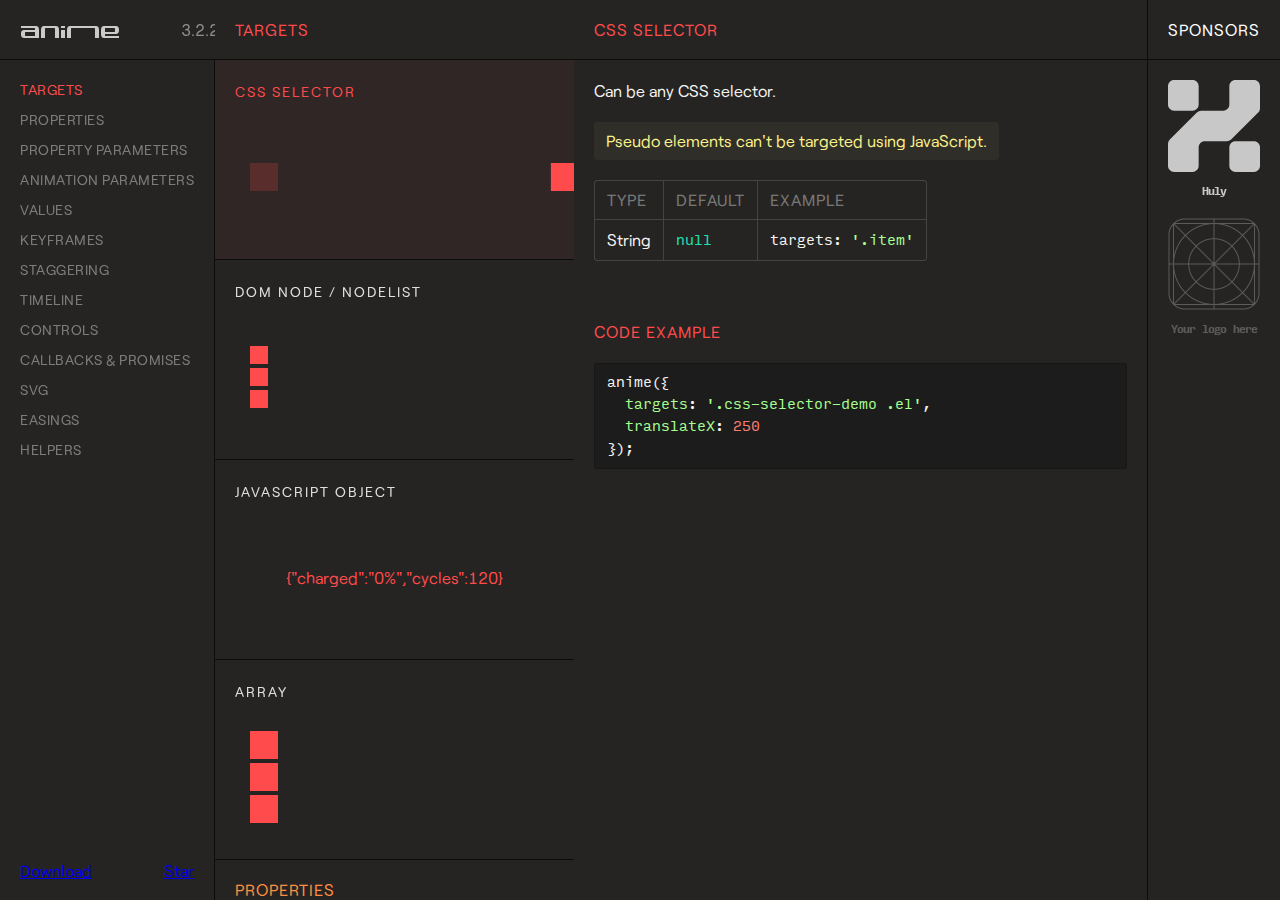
<file: libs/anime-master/documentation/index.html>
<!DOCTYPE html>
<html>
<head>
  <title>Documentation | anime.js</title>
  <meta charset="utf-8">
  <meta name="viewport" content="width=device-width, initial-scale=1, maximum-scale=1">

  <meta property="og:title" content="anime.js">
  <meta property="og:url" content="https://animejs.com">
  <meta property="og:description" content="Javascript animation engine">
  <meta property="og:image" content="https://animejs.com/documentation/assets/img/social-media-image.png">

  <meta name="twitter:card" content="summary_large_image">
  <meta name="twitter:site" content="@juliangarnier">
  <meta name="twitter:creator" content="@juliangarnier">
  <meta name="twitter:title" content="anime.js">
  <meta name="twitter:description" content="Javascript animation engine">
  <meta name="twitter:image" content="https://animejs.com/documentation/assets/img/social-media-image.png">

  <link rel="apple-touch-icon-precomposed" href="assets/img/apple-touch-icon.png">
  <link rel="icon" type="image/png" href="assets/img/favicon.png" >

  <link href="//cloud.typenetwork.com/projects/2160/fontface.css/" rel="stylesheet" type="text/css">

  <link href="assets/css/animejs.css" rel="stylesheet">
  <link href="assets/css/anime-theme.css" rel="stylesheet">
  <link href="assets/css/documentation.css" rel="stylesheet">
  <link href="assets/css/v4.css" rel="stylesheet">
  <!-- Google tag (gtag.js) -->
  <script async src="https://www.googletagmanager.com/gtag/js?id=G-16LTPBS8QC"></script>
  <script>
    window.dataLayer = window.dataLayer || [];
    function gtag(){dataLayer.push(arguments);}
    gtag('js', new Date());
    gtag('config', 'G-16LTPBS8QC');
  </script>
  <script src="../lib/anime.min.js"></script>
</head>
<body>
  <div id="top-banner">
    <button id="close-banner">✕</button>
    <p>
      Anime.js V4 is now in early access for GitHub Sponsors!
    </p>
    <a id="banner-cta" href="https://github.com/sponsors/juliangarnier" target="_blank">Try <span>Anime.js</span> V4</a>
  </div>
  <div class="content">
    <header id="docs-header" class="header">
    <a class="logo" href="https://github.com/juliangarnier/anime/">
      <img class="anime-mini-logo" src="assets/img/anime-mini-logo.svg" />
      <span class="version-number"></span>
    </a>
    </header>
    <section class="pane sidebar">
      <nav class="navigation"></nav>
      <div class="sidebar-info">
        <a class="github-button" href="https://github.com/juliangarnier/anime/archive/master.zip" data-color-scheme="no-preference: dark; light: dark; dark: dark;" data-icon="octicon-cloud-download" aria-label="Download juliangarnier/anime on GitHub">Download</a>
        <a class="github-button" href="https://github.com/juliangarnier/anime" data-color-scheme="no-preference: dark; light: dark; dark: dark;" data-show-count="true" aria-label="Star juliangarnier/anime on GitHub">Star</a>
      </div>
    </section>
    <section class="pane demos">

<!-- TARGETS -->
<article id="targets" class="color-targets">
  <header>
    <h2 class="demos-title">Targets</h2>
  </header>

<div id="cssSelector" class="demo">
  <h3 class="demo-title">CSS Selector</h3>
  <div class="demo-description">
    <p>Can be any CSS selector.</p>
    <p class="bubble warning">Pseudo elements can't be targeted using JavaScript.</p>
    <table>
      <thead>
        <td>Type</td>
        <td>Default</td>
        <td>Example</td>
      </thead>
      <tr>
        <td>String</td>
        <td><code>null</code></td>
        <td><code>targets: '.item'</code></td>
      </tr>
    </table>
  </div>
  <div class="demo-content css-selector-demo">
    <div class="line">
      <div class="square shadow"></div>
      <div class="square el"></div>
    </div>
  </div>
  <script>var cssSelector = function() {
/*DEMO*/
anime({
  targets: '.css-selector-demo .el',
  translateX: 250
});
/*DEMO*/
}
  </script>

</div>

<div id="domNode" class="demo">
  <h3 class="demo-title">DOM Node / NodeList</h3>
  <div class="demo-description">
    <p>
      Can be any DOM Node or NodeList.
    </p>
    <table>
      <thead>
        <td>Type</td>
        <td>Default</td>
        <td>Example</td>
      </thead>
      <tr>
        <td>DOM Node</td>
        <td><code>null</code></td>
        <td><code>targets: el.querySelector('.item')</code></td>
      </tr>
      <tr>
        <td>NodeList</td>
        <td><code>null</code></td>
        <td><code>targets: el.querySelectorAll('.item')</code></td>
      </tr>
    </table>
  </div>
  <div class="demo-content dom-node-demo">
    <div class="line">
      <div class="small square shadow"></div>
      <div class="small square el"></div>
    </div>
    <div class="line">
      <div class="small square shadow"></div>
      <div class="small square el"></div>
    </div>
    <div class="line">
      <div class="small square shadow"></div>
      <div class="small square el"></div>
    </div>
  </div>
  <script>var domNode = function() {
/*DEMO*/
var elements = document.querySelectorAll('.dom-node-demo .el');

anime({
  targets: elements,
  translateX: 270
});
/*DEMO*/
}
  </script>
</div>

<div id="JSobject" class="demo">
  <h3 class="demo-title">JavaScript Object</h3>
  <div class="demo-description">
    <p>
      A JavaScript Object with at least one property containing a numerical value.
    </p>
    <table>
      <thead>
        <td>Type</td>
        <td>Default</td>
        <td>Example</td>
      </thead>
      <tr>
        <td>Object</td>
        <td><code>null</code></td>
        <td><code>targets: myObjectProp</code></td>
      </tr>
    </table>
  </div>
  <div class="demo-content">
    <pre class="battery-log">{"charged":"0%","cycles":120}</pre>
  </div>
  <script>var JSobject = function() {
/*DEMO*/
var logEl = document.querySelector('.battery-log');

var battery = {
  charged: '0%',
  cycles: 120
}

anime({
  targets: battery,
  charged: '100%',
  cycles: 130,
  round: 1,
  easing: 'linear',
  update: function() {
    logEl.innerHTML = JSON.stringify(battery);
  }
});
/*DEMO*/
}
  </script>
<script>
</script>
</div>

<div id="array" class="demo">
  <h3 class="demo-title">Array</h3>
  <div class="demo-description">
    <p>
      An array containing multiple targets.
    </p>
    <p class="bubble info">
      Accepts mixed types. E.g. <code>['.el', domNode, jsObject]</code>
    </p>
    <table>
      <thead>
        <td>Type</td>
        <td>Default</td>
        <td>Example</td>
      </thead>
      <tr>
        <td>Array</td>
        <td><code>null</code></td>
        <td><code>targets: ['.item', el.getElementById('#thing')]</code></td>
      </tr>
    </table>
  </div>
  <div class="demo-content mixed-array-demo">
    <div class="line">
      <div class="square shadow"></div>
      <div class="square el el-01"></div>
    </div>
    <div class="line">
      <div class="square shadow"></div>
      <div class="square el el-02"></div>
    </div>
    <div class="line">
      <div class="square shadow"></div>
      <div class="square el el-03"></div>
    </div>
  </div>
  <script>var array = function() {
/*DEMO*/
var el = document.querySelector('.mixed-array-demo .el-01');

anime({
  targets: [el, '.mixed-array-demo .el-02', '.mixed-array-demo .el-03'],
  translateX: 250
});
/*DEMO*/
}
  </script>

</div>

</article>
<!-- -->

<!-- ANIMATABLE PROPERTIES -->
<article id="properties" class="color-properties">
<header>
  <h2 class="demos-title">Properties</h2>
</header>

<div id="cssProperties" class="demo">
  <h3 class="demo-title">CSS Properties</h3>
  <div class="demo-description">
    <p>
      Any CSS properties can be animated.
    </p>
    <p class="bubble warning">
      Most CSS properties will cause layout changes or repaint, and will result in choppy animation.
      Prioritize opacity and CSS transforms as much as possible.
    </p>
    <p>More details about accepted values in the <a class="color-values" href="#unitlessValue">values</a> section.</p>
    <table>
      <thead>
        <td>Example</td>
        <td>value</td>
      </thead>
      <tr>
        <td><code>opacity</code></td>
        <td><code>.5</code></td>
      </tr>
      <tr>
        <td><code>left</code></td>
        <td><code>'100px'</code></td>
      </tr>
    </table>
  </div>
  <div class="demo-content css-prop-demo">
    <div class="large square shadow"></div>
    <div class="large square el"></div>
  </div>
  <script>var cssProperties = function() {
/*DEMO*/
anime({
  targets: '.css-prop-demo .el',
  left: '240px',
  backgroundColor: '#FFF',
  borderRadius: ['0%', '50%'],
  easing: 'easeInOutQuad'
});
/*DEMO*/
}
  </script>
</div>

<div id="CSStransforms" class="demo">
  <h3 class="demo-title">CSS Transforms</h3>
  <div class="demo-description">
    <p>
      Animate CSS transforms properties individually.
    </p>
    <p class="bubble info">
      It's possible to specify different timing for each transforms properties, more details in the <a class="color-prop-params" href="#specificPropParameters">specific property parameters</a> section.
    </p>
    <p>More details about accepted values in the <a class="color-values" href="#unitlessValue">values</a> section.</p>
    <table>
      <thead>
        <td>Valid properties</td>
        <td>Default unit</td>
      </thead>
      <tr><td><code>'translateX'</code></td><td><code>'px'</code></td></tr>
      <tr><td><code>'translateY'</code></td><td><code>'px'</code></td></tr>
      <tr><td><code>'translateZ'</code></td><td><code>'px'</code></td></tr>
      <tr><td><code>'rotate'</code></td><td><code>'deg'</code></td></tr>
      <tr><td><code>'rotateX'</code></td><td><code>'deg'</code></td></tr>
      <tr><td><code>'rotateY'</code></td><td><code>'deg'</code></td></tr>
      <tr><td><code>'rotateZ'</code></td><td><code>'deg'</code></td></tr>
      <tr><td><code>'scale'</code></td><td><code>—</code></td></tr>
      <tr><td><code>'scaleX'</code></td><td><code>—</code></td></tr>
      <tr><td><code>'scaleY'</code></td><td><code>—</code></td></tr>
      <tr><td><code>'scaleZ'</code></td><td><code>—</code></td></tr>
      <tr><td><code>'skew'</code></td><td><code>'deg'</code></td></tr>
      <tr><td><code>'skewX'</code></td><td><code>'deg'</code></td></tr>
      <tr><td><code>'skewY'</code></td><td><code>'deg'</code></td></tr>
      <tr><td><code>'perspective'</code></td><td><code>'px'</code></td></tr>
    </table>
  </div>
  <div class="demo-content css-transforms-demo">
    <div class="square shadow"></div>
    <div class="square el"></div>
  </div>
  <script>var CSStransforms = function() {
/*DEMO*/
anime({
  targets: '.css-transforms-demo .el',
  translateX: 250,
  scale: 2,
  rotate: '1turn'
});
/*DEMO*/
}
  </script>
</div>

<div id="JSobjProp" class="demo">
  <h3 class="demo-title">Object properties</h3>
  <div class="demo-description">
    <p>
      Any Object property containing a numerical value can be animated.<br>
      More details about accepted values in the <a class="color-values" href="#unitlessValue">values</a> section.
    </p>
    <table>
      <thead>
        <td>Example</td>
        <td>value</td>
      </thead>
      <tr>
        <td><code>prop1</code></td>
        <td><code>50</code></td>
      </tr>
      <tr>
        <td><code>'prop2'</code></td>
        <td><code>'100%'</code></td>
      </tr>
    </table>
  </div>
  <div class="demo-content">
    <pre class="js-object-log">{"prop1":0,"prop2":"0%"}</pre>
  </div>
  <script>var JSobjProp = function() {
/*DEMO*/
var objPropLogEl = document.querySelector('.js-object-log');

var myObject = {
  prop1: 0,
  prop2: '0%'
}

anime({
  targets: myObject,
  prop1: 50,
  prop2: '100%',
  easing: 'linear',
  round: 1,
  update: function() {
    objPropLogEl.innerHTML = JSON.stringify(myObject);
  }
});
/*DEMO*/
}
  </script>
</div>

<div id="domAttr" class="demo">
  <h3 class="demo-title">DOM Attributes</h3>
  <div class="demo-description">
    <p>
      Any DOM Attributes containing a numerical value can be animated.<br>
      More details about accepted values in the <a class="color-values" href="#unitlessValue">values</a> section.
    </p>
    <table>
      <thead>
        <td>Example</td>
        <td>value</td>
      </thead>
      <tr>
        <td><code>value</code></td>
        <td><code>1000</code></td>
      </tr>
      <tr>
        <td><code>volume</code></td>
        <td><code>0</code></td>
      </tr>
      <tr>
        <td><code>data-custom</code></td>
        <td><code>'3 dogs'</code></td>
      </tr>
    </table>
  </div>
  <div class="demo-content dom-attribute-demo">
    <input class="el text-output" value="0"></input>
  </div>
  <script>var domAttr = function() {
/*DEMO*/
anime({
  targets: '.dom-attribute-demo input',
  value: [0, 1000],
  round: 1,
  easing: 'easeInOutExpo'
});
/*DEMO*/
}
  </script>
</div>

<div id="svgAttr" class="demo">
  <h3 class="demo-title">SVG Attributes</h3>
  <div class="demo-description">
    <p>
      Like any other <a class="color-properties" href="#domAttr">DOM attributes</a>, all SVG attributes containing at least one numerical value can be animated.<br>
      More details about accepted values in the <a class="color-values" href="#unitlessValue">values</a> section and SVG animation in the <a class="color-svg" href="#motionPath">SVG</a> section.
    </p>
    <table>
      <thead>
        <td>Example</td>
        <td>value</td>
      </thead>
      <tr>
        <td><code>points</code></td>
        <td><code>'64 68.64 8.574 100 63.446 67.68 64 4 64.554 67.68 119.426 100'</code></td>
      </tr>
      <tr>
        <td><code>scale</code></td>
        <td><code>1</code></td>
      </tr>
      <tr>
        <td><code>baseFrequency</code></td>
        <td><code>0</code></td>
      </tr>
    </table>
  </div>
  <div class="demo-content align-center svg-attributes-demo">
<svg width="128" height="128" viewBox="0 0 128 128">
  <filter id="displacementFilter">
    <feTurbulence type="turbulence" baseFrequency=".05" numOctaves="2" result="turbulence"/>
    <feDisplacementMap in2="turbulence" in="SourceGraphic" scale="15" xChannelSelector="R" yChannelSelector="G"/>
  </filter>
  <polygon points="64 68.64 8.574 100 63.446 67.68 64 4 64.554 67.68 119.426 100" style="filter: url(#displacementFilter)" fill="currentColor"/>
</svg>
  </div>
  <script>var svgAttr = function() {
  // Needed to reset demo
  var polyEl = document.querySelector('.svg-attributes-demo polygon');
  var feTurbulenceEl = document.querySelector('feTurbulence');
  var feDisplacementMap = document.querySelector('feDisplacementMap');
  polyEl.setAttribute('points', '64 68.64 8.574 100 63.446 67.68 64 4 64.554 67.68 119.426 100');
  feTurbulenceEl.setAttribute('baseFrequency', '.05');
  feDisplacementMap.setAttribute('scale', '15');
/*DEMO*/
anime({
  targets: ['.svg-attributes-demo polygon', 'feTurbulence', 'feDisplacementMap'],
  points: '64 128 8.574 96 8.574 32 64 0 119.426 32 119.426 96',
  baseFrequency: 0,
  scale: 1,
  loop: true,
  direction: 'alternate',
  easing: 'easeInOutExpo'
});
/*DEMO*/
}
  </script>

</div>

</article>
<!-- -->

<!-- PROPERTY PARAMETERS -->
<article id="propertyParameters" class="color-prop-params">
  <header>
    <h2 class="demos-title">Property parameters</h2>
  </header>

<div id="duration" class="demo">
  <h3 class="demo-title">Duration</h3>
  <div class="demo-description">
    <p>
      Defines the duration in milliseconds of the animation.
    </p>
    <table>
      <thead>
        <td>Type</td>
        <td>Default</td>
        <td>Example</td>
      </thead>
      <tr>
        <td>Number</td>
        <td><code>1000</code></td>
        <td><code>3000</code></td>
      </tr>
      <tr>
        <td>anime.stagger</td>
        <td>See <a class="color-staggering" href="#staggeringBasics">staggering</a> section</td>
        <td><code>anime.stagger(150)</code></td>
      </tr>
      <tr>
        <td>Function</td>
        <td>See <a class="color-prop-params" href="#functionBasedParameters">function based parameters</a> section</td>
        <td><code>(el, i) => i * 150</code></td>
      </tr>
    </table>
  </div>
  <div class="demo-content duration-demo">
    <div class="label">3000 ms</div>
    <div class="square shadow"></div>
    <div class="square el"></div>
  </div>
  <script>var duration = function() {
/*DEMO*/
anime({
  targets: '.duration-demo .el',
  translateX: 250,
  duration: 3000
});
/*DEMO*/
}
  </script>
</div>

<div id="delay" class="demo">
  <h3 class="demo-title">Delay</h3>
  <div class="demo-description">
    <p>
      Defines the delay in milliseconds of the animation.
    </p>
    <table>
      <thead>
        <td>Type</td>
        <td>Default</td>
        <td>Example</td>
      </thead>
      <tr>
        <td>Number</td>
        <td><code>0</code></td>
        <td><code>1000</code></td>
      </tr>
      <tr>
        <td>anime.stagger</td>
        <td>See <a class="color-staggering" href="#staggeringBasics">staggering</a> section</td>
        <td><code>anime.stagger(150)</code></td>
      </tr>
      <tr>
        <td>Function</td>
        <td>See <a class="color-prop-params" href="#functionBasedParameters">function based parameters</a> section</td>
        <td><code>(el, i) => i * 150</code></td>
      </tr>
    </table>
  </div>
  <div class="demo-content delay-demo">
    <div class="label">1000 ms</div>
    <div class="square shadow"></div>
    <div class="square el"></div>
  </div>
  <script>var delay = function() {
/*DEMO*/
anime({
  targets: '.delay-demo .el',
  translateX: 250,
  delay: 1000
});
/*DEMO*/
}
  </script>
</div>

<div id="endDelay" class="demo">
  <h3 class="demo-title">end delay</h3>
  <div class="demo-description">
    <p>
      Adds some extra time in milliseconds at the end of the animation.
    </p>
    <table>
      <thead>
        <td>Type</td>
        <td>Default</td>
        <td>Example</td>
      </thead>
      <tr>
        <td>Number</td>
        <td><code>0</code></td>
        <td><code>1000</code></td>
      </tr>
      <tr>
        <td>anime.stagger</td>
        <td>See <a class="color-staggering" href="#staggeringBasics">staggering</a> section</td>
        <td><code>anime.stagger(150)</code></td>
      </tr>
      <tr>
        <td>Function</td>
        <td>See <a class="color-prop-params" href="#functionBasedParameters">function based parameters</a> section</td>
        <td><code>(el, i) => i * 150</code></td>
      </tr>
    </table>
  </div>
  <div class="demo-content end-delay-demo">
    <div class="label">1000 ms</div>
    <div class="square shadow"></div>
    <div class="square el"></div>
  </div>
  <script>var endDelay = function() {
/*DEMO*/
anime({
  targets: '.end-delay-demo .el',
  translateX: 250,
  endDelay: 1000,
  direction: 'alternate'
});
/*DEMO*/
}
  </script>

</div>

<div id="easing" class="demo">
  <h3 class="demo-title">Easing</h3>
  <div class="demo-description">
    <p>
      Defines the timing function of the animation.
    </p>
    <p class="bubble info">
      Check out the <a class="color-easings" href="#linearEasing">easings</a> section for a complete list of available easing and parameters.
    </p>
    <table>
      <thead>
        <td>Type</td>
        <td>Default</td>
        <td>Example</td>
      </thead>
      <tr>
        <td>String</td>
        <td><code>'easeOutElastic(1, .5)'</code></td>
        <td><code>easing: 'easeInOutQuad'</code></td>
      </tr>
    </table>
  </div>
  <div class="demo-content easing-demo">
    <div class="label">easeInOutExpo</div>
    <div class="square shadow"></div>
    <div class="square el"></div>
  </div>
  <script>var easing = function() {
/*DEMO*/
anime({
  targets: '.easing-demo .el',
  translateX: 250,
  easing: 'easeInOutExpo'
});
/*DEMO*/
}
  </script>

</div>

<div id="round" class="demo">
  <h3 class="demo-title">Round</h3>
  <div class="demo-description">
    <p>
      Rounds up the value to x decimals.
    </p>
    <table>
      <thead>
        <td>Type</td>
        <td>Default</td>
        <td>Example</td>
      </thead>
      <tr>
        <td>Number</td>
        <td><code>0</code></td>
        <td><code>round: 10</code></td>
      </tr>
    </table>
  </div>
  <div class="demo-content">
    <pre class="round-log">0</pre>
  </div>
  <script>var round = function() {
/*DEMO*/
var roundLogEl = document.querySelector('.round-log');

anime({
  targets: roundLogEl,
  innerHTML: [0, 10000],
  easing: 'linear',
  round: 10 // Will round the animated value to 1 decimal
});
/*DEMO*/
}
  </script>
</div>

<div id="specificPropParameters" class="demo">
  <h3 class="demo-title">Specific property parameters</h3>
  <div class="demo-description">
    <p>
      Defines specific parameters to each property of the animation using an Object as value.<br>
      Other properties that aren't specified in the Object are inheritted from the main animation.
    </p>
    <table>
      <thead>
        <td>Type</td>
        <td>Example</td>
      </thead>
      <tr>
        <td>Object</td>
<td><code>rotate: {
  value: 360,
  duration: 1800,
  easing: 'easeInOutSine'
}</code></td>
      </tr>
    </table>
  </div>
  <div class="demo-content specific-prop-params-demo">
    <div class="square shadow"></div>
    <div class="square el"></div>
  </div>
  <script>var specificPropParameters = function() {
/*DEMO*/
anime({
  targets: '.specific-prop-params-demo .el',
  translateX: {
    value: 250,
    duration: 800
  },
  rotate: {
    value: 360,
    duration: 1800,
    easing: 'easeInOutSine'
  },
  scale: {
    value: 2,
    duration: 1600,
    delay: 800,
    easing: 'easeInOutQuart'
  },
  delay: 250 // All properties except 'scale' inherit 250ms delay
});
/*DEMO*/
}
  </script>

</div>

<div id="functionBasedParameters" class="demo">
  <h3 class="demo-title">Function based parameters</h3>
  <div class="demo-description">
    <p>
      Get different values for every target and property of the animation.
    </p>
    <p>
      The function accepts 3 arguments:
    </p>
    <table>
      <thead>
        <td>Arguments</td>
        <td>Infos</td>
      </thead>
      <tr>
        <td><code>target</code></td>
        <td>The curent animated targeted element</td>
      </tr>
      <tr>
        <td><code>index</code></td>
        <td>The index of the animated targeted element</td>
      </tr>
      <tr>
        <td><code>targetsLength</code></td>
        <td>The total number of animated targets</td>
      </tr>
    </table>
    <p class="bubble info">
      See <a class="color-staggering" href="#staggeringBasics">staggering</a> section for easier values manipulation.
    </p>
  </div>
  <div class="demo-content function-based-params-demo">
    <div class="line">
      <div class="small label">delay = 0 * 100</div>
      <div class="small square shadow"></div>
      <div class="small square el"></div>
    </div>
    <div class="line">
      <div class="small label">delay = 1 * 100</div>
      <div class="small square shadow"></div>
      <div class="small square el"></div>
    </div>
    <div class="line">
      <div class="small label">delay = 2 * 100</div>
      <div class="small square shadow"></div>
      <div class="small square el"></div>
    </div>
  </div>
  <script>var functionBasedParameters = function() {
/*DEMO*/
anime({
  targets: '.function-based-params-demo .el',
  translateX: 270,
  direction: 'alternate',
  loop: true,
  delay: function(el, i, l) {
    return i * 100;
  },
  endDelay: function(el, i, l) {
    return (l - i) * 100;
  }
});
/*DEMO*/
}
  </script>

</div>

</article>
<!-- -->

<!-- ANIMATION PARAMETERS -->
<article id="animationParameters" class="color-anim-params">
  <header>
    <h2 class="demos-title">Animation parameters</h2>
  </header>

<div id="direction" class="demo">
  <h3 class="demo-title">Direction</h3>
  <div class="demo-description">
    <p>
      Defines the direction of the animation.
    </p>
    <table>
      <thead>
        <td>Accepts</td>
        <td>Infos</td>
      </thead>
      <tr>
        <td><code>'normal'</code></td>
        <td>Animation progress goes from 0 to 100%</td>
      </tr>
      <tr>
        <td><code>'reverse'</code></td>
        <td>Animation progress goes from 100% to 0%</td>
      </tr>
      <tr>
        <td><code>'alternate'</code></td>
        <td>Animation progress goes from 0% to 100% then goes back to 0%</td>
      </tr>
    </table>
  </div>
  <div class="demo-content">
    <div class="line">
      <div class="label">normal</div>
      <div class="square shadow"></div>
      <div class="square el dir-normal"></div>
    </div>
    <div class="line">
      <div class="label">reverse</div>
      <div class="square shadow"></div>
      <div class="square el dir-reverse"></div>
    </div>
    <div class="line">
      <div class="label">alternate</div>
      <div class="square shadow"></div>
      <div class="square el dir-alternate"></div>
    </div>
  </div>
  <script>var direction = function() {
/*DEMO*/
anime({
  targets: '.dir-normal',
  translateX: 250,
  easing: 'easeInOutSine'
});

anime({
  targets: '.dir-reverse',
  translateX: 250,
  direction: 'reverse',
  easing: 'easeInOutSine'
});

anime({
  targets: '.dir-alternate',
  translateX: 250,
  direction: 'alternate',
  easing: 'easeInOutSine'
});
/*DEMO*/
}
  </script>

</div>

<div id="loop" class="demo">
  <h3 class="demo-title">Loop</h3>
  <div class="demo-description">
    <p>
      Defines the number of iterations of your animation.
    </p>
    <table>
      <thead>
        <td>Accepts</td>
        <td>Infos</td>
      </thead>
      <tr>
        <td><code>Number</code></td>
        <td>The number of iterations</td>
      </tr>
      <tr>
        <td><code>true</code></td>
        <td>Loop indefinitely</td>
      </tr>
    </table>
  </div>
  <div class="demo-content">
    <div class="line">
      <div class="small label">normal 3 times</div>
      <div class="small square shadow"></div>
      <div class="small square el loop"></div>
    </div>
    <div class="line">
      <div class="small label">reverse 3 times</div>
      <div class="small square shadow"></div>
      <div class="small square el loop-reverse"></div>
    </div>
    <div class="line">
      <div class="small label">alternate 3 times</div>
      <div class="small square shadow"></div>
      <div class="small square el loop-alternate"></div>
    </div>
    <div class="line">
      <div class="small label">normal inifinite</div>
      <div class="small square shadow"></div>
      <div class="small square el loop-infinity"></div>
    </div>
    <div class="line">
      <div class="small label">inifinite reverse</div>
      <div class="small square shadow"></div>
      <div class="small square el loop-reverse-infinity"></div>
    </div>
    <div class="line">
      <div class="small label">inifinite alternate</div>
      <div class="small square shadow"></div>
      <div class="small square el loop-alternate-infinity"></div>
    </div>
  </div>
  <script>var loop = function() {
/*DEMO*/
anime({
  targets: '.loop',
  translateX: 270,
  loop: 3,
  easing: 'easeInOutSine'
});

anime({
  targets: '.loop-infinity',
  translateX: 270,
  loop: true,
  easing: 'easeInOutSine'
});

anime({
  targets: '.loop-reverse',
  translateX: 270,
  loop: 3,
  direction: 'reverse',
  easing: 'easeInOutSine'
});

anime({
  targets: '.loop-reverse-infinity',
  translateX: 270,
  direction: 'reverse',
  loop: true,
  easing: 'easeInOutSine'
});

anime({
  targets: '.loop-alternate',
  translateX: 270,
  loop: 3,
  direction: 'alternate',
  easing: 'easeInOutSine'
});

anime({
  targets: '.loop-alternate-infinity',
  translateX: 270,
  direction: 'alternate',
  loop: true,
  easing: 'easeInOutSine'
});
/*DEMO*/
}
  </script>
</div>

<div id="autoplay" class="demo">
  <h3 class="demo-title">Autoplay</h3>
  <div class="demo-description">
    <p>
      Defines if the animation should automatically starts or not.
    </p>
    <table>
      <thead>
        <td>Accepts</td>
        <td>Infos</td>
      </thead>
      <tr>
        <td><code>true</code></td>
        <td>Automatically starts the animation</td>
      </tr>
      <tr>
        <td><code>false</code></td>
        <td>Animation is paused by default</td>
      </tr>
    </table>
  </div>
  <div class="demo-content">
    <div class="line">
      <div class="label">autoplay: true</div>
      <div class="square shadow"></div>
      <div class="square el autoplay-true"></div>
    </div>
    <div class="line">
      <div class="label">autoplay: false</div>
      <div class="square shadow"></div>
      <div class="square el autoplay-false"></div>
    </div>
  </div>
  <script>var autoplay = function() {
/*DEMO*/
anime({
  targets: '.autoplay-true',
  translateX: 250,
  autoplay: true,
  easing: 'easeInOutSine'
});

anime({
  targets: '.autoplay-false',
  translateX: 250,
  autoplay: false,
  easing: 'easeInOutSine'
});
/*DEMO*/
}
  </script>
</div>

</article>
<!-- -->

<!-- VALUES -->
<article id="values" class="color-values">
<header>
  <h2 class="demos-title">Values</h2>
</header>

<div id="unitlessValue" class="demo">
  <h3 class="demo-title">Unitless</h3>
  <div class="demo-description">
    <p>
      If the original value has a unit, it will be automatically added to the animated value.
    </p>
    <table>
      <thead>
        <td>Type</td>
        <td>Example</td>
      </thead>
      <tr>
        <td>Number</td>
        <td><code>translateX: 250</code></td>
      </tr>
    </table>
  </div>
  <div class="demo-content unitless-values-demo">
    <div class="circle shadow"></div>
    <div class="circle el"></div>
  </div>
  <script>var unitlessValue = function() {
/*DEMO*/
anime({
  targets: '.unitless-values-demo .el',
  translateX: 250, // -> '250px'
  rotate: 540 // -> '540deg'
});
/*DEMO*/
}
  </script>

</div>

<div id="specificUnitValue" class="demo">
  <h3 class="demo-title">Specific unit</h3>
  <div class="demo-description">
    <p>
      Forces the animation to use a certain unit and will automatically convert the initial target value.
    </p>
    <p class="bubble warning">
      Conversion accuracy can vary depending of the unit used.<br>
      You can also define the initial value of the animation directly using an array, see the <a href="#fromToValues" class="color-values">from to values</a> section.
    </p>
    <table>
      <thead>
        <td>Type</td>
        <td>Example</td>
      </thead>
      <tr>
        <td>String</td>
        <td><code>width: '100%'</code></td>
      </tr>
    </table>
  </div>
  <div class="demo-content specific-unit-values-demo">
    <div class="square shadow"></div>
    <div class="square el"></div>
  </div>
  <script>var specificUnitValue = function() {
/*DEMO*/
anime({
  targets: '.specific-unit-values-demo .el',
  width: '100%', // -> from '28px' to '100%',
  easing: 'easeInOutQuad',
  direction: 'alternate',
  loop: true
});
/*DEMO*/
}
  </script>

</div>

<div id="relativeValues" class="demo">
  <h3 class="demo-title">Relative</h3>
  <div class="demo-description">
    <p>
      Adds, substracts or multiplies the original value.
    </p>
    <table>
      <thead>
        <td>Accepts</td>
        <td>Effect</td>
        <td>Example</td>
      </thead>
      <tr>
        <td><code>'+='</code></td>
        <td>Add</td>
        <td><code>'+=100'</code></td>
      </tr>
      <tr>
        <td><code>'-='</code></td>
        <td>Substract</td>
        <td><code>'-=2turn'</code></td>
      </tr>
      <tr>
        <td><code>'*='</code></td>
        <td>Multiply</td>
        <td><code>'*=10'</code></td>
      </tr>
    </table>
  </div>
  <div class="demo-content">
    <div class="circle shadow"></div>
    <div class="circle el relative-values"></div>
  </div>
  <script>var relativeValues = function() {
/*DEMO*/
var relativeEl = document.querySelector('.el.relative-values');
relativeEl.style.transform = 'translateX(100px)';

anime({
  targets: '.el.relative-values',
  translateX: {
    value: '*=2.5', // 100px * 2.5 = '250px'
    duration: 1000
  },
  width: {
    value: '-=20px', // 28 - 20 = '8px'
    duration: 1800,
    easing: 'easeInOutSine'
  },
  rotate: {
    value: '+=2turn', // 0 + 2 = '2turn'
    duration: 1800,
    easing: 'easeInOutSine'
  },
  direction: 'alternate'
});
/*DEMO*/
}
  </script>

</div>

<div id="colors" class="demo">
  <h3 class="demo-title">Colors</h3>
  <div class="demo-description">
    <p>
      <i>anime.js</i> accepts and converts Hexadecimal, RGB, RGBA, HSL, and HSLA color values.
    </p>
    <p class="bubble warning">
      CSS color codes ( e.g. : <code>'red', 'yellow', 'aqua'</code> ) are not supported.
    </p>
    <table>
      <thead>
        <td>Accepts</td>
        <td>Example</td>
      </thead>
      <tr>
        <td>Hexadecimal</td>
        <td><code>'#FFF'</code> or <code>'#FFFFFF'</code></td>
      </tr>
      <tr>
        <td>RGB</td>
        <td><code>'rgb(255, 255, 255)'</code></td>
      </tr>
      <tr>
        <td>RGBA</td>
        <td><code>'rgba(255, 255, 255, .2)'</code></td>
      </tr>
      <tr>
        <td>HSL</td>
        <td><code>'hsl(0, 100%, 100%)'</code></td>
      </tr>
      <tr>
        <td>HSLA</td>
        <td><code>'hsla(0, 100%, 100%, .2)'</code></td>
      </tr>
    </table>
  </div>
  <div class="demo-content colors-demo">
    <div class="line">
      <div class="small label">HEX</div>
      <div class="small circle shadow"></div>
      <div class="small circle el color-hex"></div>
    </div>
    <div class="line">
      <div class="small label">RGB</div>
      <div class="small circle shadow"></div>
      <div class="small circle el color-rgb"></div>
    </div>
    <div class="line">
      <div class="small label">HSL</div>
      <div class="small circle shadow"></div>
      <div class="small circle el color-hsl"></div>
    </div>
    <div class="line">
      <div class="small label">RGBA</div>
      <div class="small circle shadow"></div>
      <div class="small circle el color-rgba"></div>
    </div>
    <div class="line">
      <div class="small label">HSLA</div>
      <div class="small circle shadow"></div>
      <div class="small circle el color-hsla"></div>
    </div>
  </div>
  <script>var colors = function() {
/*DEMO*/
var colorsExamples = anime.timeline({
  endDelay: 1000,
  easing: 'easeInOutQuad',
  direction: 'alternate',
  loop: true
})
.add({ targets: '.color-hex',  background: '#FFF' }, 0)
.add({ targets: '.color-rgb',  background: 'rgb(255,255,255)' }, 0)
.add({ targets: '.color-hsl',  background: 'hsl(0, 100%, 100%)' }, 0)
.add({ targets: '.color-rgba', background: 'rgba(255,255,255, .2)' }, 0)
.add({ targets: '.color-hsla', background: 'hsla(0, 100%, 100%, .2)' }, 0)
.add({ targets: '.colors-demo .el', translateX: 270 }, 0);
/*DEMO*/
}
  </script>

</div>

<div id="fromToValues" class="demo">
  <h3 class="demo-title">From To</h3>
  <div class="demo-description">
    <p>
      Forces the animation to start at a specified value.
    </p>
    <table>
      <thead>
        <td>Type</td>
        <td>Example</td>
      </thead>
      <tr>
        <td><code>Array</code></td>
        <td><code>['50%', '100%']</code></td>
      </tr>
    </table>
  </div>
  <div class="demo-content">
    <div class="circle shadow"></div>
    <div class="circle el from-to-values"></div>
  </div>
  <script>var fromToValues = function() {
/*DEMO*/
anime({
  targets: '.el.from-to-values',
  translateX: [100, 250], // from 100 to 250
  delay: 500,
  direction: 'alternate',
  loop: true
});
/*DEMO*/
}
  </script>

</div>

<div id="functionBasedPropVal" class="demo">
  <h3 class="demo-title">Function based values</h3>
  <div class="demo-description">
    <p>
      Get different values for every target and property of the animation.
    </p>
    <p>
      The function accepts 3 arguments:
    </p>
    <table>
      <thead>
        <td>Arguments</td>
        <td>Infos</td>
      </thead>
      <tr>
        <td><code>target</code></td>
        <td>The curently animated targeted element</td>
      </tr>
      <tr>
        <td><code>index</code></td>
        <td>The index of the animated targeted element</td>
      </tr>
      <tr>
        <td><code>targetsLength</code></td>
        <td>The total number of animated targets</td>
      </tr>
    </table>
  </div>
  <div class="demo-content function-based-values-demo">
    <div class="line">
      <div class="small circle shadow"></div>
      <div data-x="170" class="small circle el"></div>
    </div>
    <div class="line">
      <div class="small circle shadow"></div>
      <div data-x="80" class="small circle el"></div>
    </div>
    <div class="line">
      <div class="small circle shadow"></div>
      <div data-x="270" class="small circle el"></div>
    </div>
  </div>
  <script>var functionBasedPropVal = function() {
/*DEMO*/
anime({
  targets: '.function-based-values-demo .el',
  translateX: function(el) {
    return el.getAttribute('data-x');
  },
  translateY: function(el, i) {
    return 50 + (-50 * i);
  },
  scale: function(el, i, l) {
    return (l - i) + .25;
  },
  rotate: function() { return anime.random(-360, 360); },
  borderRadius: function() { return ['50%', anime.random(10, 35) + '%']; },
  duration: function() { return anime.random(1200, 1800); },
  delay: function() { return anime.random(0, 400); },
  direction: 'alternate',
  loop: true
});
/*DEMO*/
}
  </script>

</div>

</article>
<!-- -->

<!-- KEYFRAMES -->
<article id="keyframes" class="color-keyframes">
<header>
  <h2 class="demos-title">Keyframes</h2>
</header>

<div id="animationKeyframes" class="demo">
  <h3 class="demo-title">Animation keyframes</h3>
  <div class="demo-description">
    <p>
      Animation keyframes are defined using an Array, within the <code>keyframes</code> property.
    </p>
    <p class="bubble info">
      If there is no duration specified inside the keyframes, each keyframe duration will be equal to the animation's total duration divided by the number of keyframes.
    </p>
    <table>
      <thead>
        <td>Type</td>
        <td>Example</td>
      </thead>
      <tr>
        <td><code>Array</code></td>
        <td><code>[
  {value: 100, easing: 'easeOutExpo'},
  {value: 200, delay: 500},
  {value: 300, duration: 1000}
]</code></td>
      </tr>
    </table>
  </div>
  <div class="demo-content animation-keyframes-demo">
    <div class="circle shadow"></div>
    <div class="circle el keyframes"></div>
  </div>
  <script>var animationKeyframes = function() {
/*DEMO*/
anime({
  targets: '.animation-keyframes-demo .el',
  keyframes: [
    {translateY: -40},
    {translateX: 250},
    {translateY: 40},
    {translateX: 0},
    {translateY: 0}
  ],
  duration: 4000,
  easing: 'easeOutElastic(1, .8)',
  loop: true
});
/*DEMO*/
}
  </script>
</div>

<div id="propertyKeyframes" class="demo">
  <h3 class="demo-title">Property keyframes</h3>
  <div class="demo-description">
    <p>
      Similar to <a class="color-keyframes" href="#animationKeyframes">animation keyframes</a>, property keyframes are defined using an Array of property Object. Property keyframes allow overlapping animations since each property have its own keyframes array.
    </p>
    <p class="bubble info">
      If there is no duration specified inside the keyframes, each keyframe duration will be equal to the animation's total duration divided by the number of keyframes.
    </p>
    <table>
      <thead>
        <td>Type</td>
        <td>Example</td>
      </thead>
      <tr>
        <td><code>Array</code></td>
        <td><code>[
  {value: 100, easing: 'easeOutExpo'},
  {value: 200, delay: 500},
  {value: 300, duration: 1000}
]</code></td>
      </tr>
    </table>
  </div>
  <div class="demo-content property-keyframes-demo">
    <div class="circle shadow"></div>
    <div class="circle el keyframes"></div>
  </div>
  <script>var propertyKeyframes = function() {
/*DEMO*/
anime({
  targets: '.property-keyframes-demo .el',
  translateX: [
    { value: 250, duration: 1000, delay: 500 },
    { value: 0, duration: 1000, delay: 500 }
  ],
  translateY: [
    { value: -40, duration: 500 },
    { value: 40, duration: 500, delay: 1000 },
    { value: 0, duration: 500, delay: 1000 }
  ],
  scaleX: [
    { value: 4, duration: 100, delay: 500, easing: 'easeOutExpo' },
    { value: 1, duration: 900 },
    { value: 4, duration: 100, delay: 500, easing: 'easeOutExpo' },
    { value: 1, duration: 900 }
  ],
  scaleY: [
    { value: [1.75, 1], duration: 500 },
    { value: 2, duration: 50, delay: 1000, easing: 'easeOutExpo' },
    { value: 1, duration: 450 },
    { value: 1.75, duration: 50, delay: 1000, easing: 'easeOutExpo' },
    { value: 1, duration: 450 }
  ],
  easing: 'easeOutElastic(1, .8)',
  loop: true
});
/*DEMO*/
}
  </script>
</div>

</article>
<!-- -->

<!-- STAGGERING -->
<article id="staggering" class="color-staggering">
<header>
  <h2 class="demos-title">Staggering</h2>
</header>

<div id="staggeringBasics" class="demo">
  <h3 class="demo-title">Staggering basics</h3>
  <div class="demo-description">
    <p>
      Staggering allows you to animate multiple elements with <a href="https://en.wikipedia.org/wiki/Follow_through_and_overlapping_action">follow through and overlapping action</a>.
    </p>
    <pre><code>anime.stagger(value, options)</code></pre>
    <table>
      <thead>
        <td>Arguments</td>
        <td>Type</td>
        <td>Info</td>
        <td>Required</td>
      </thead>
      <tr>
        <td>Value</td>
        <td><code>Number</code>, <code>String</code>, <code>Array</code></td>
        <td>The manipulated value(s)</td>
        <td>Yes</td>
      </tr>
      <tr>
        <td>Options</td>
        <td><code>Object</code></td>
        <td>Stagger parameters</td>
        <td>No</td>
      </tr>
    </table>
  </div>
  <div class="demo-content basic-staggering-demo">
    <div class="line">
      <div class="label">delay = (100 * 0) ms</div>
      <div class="small square shadow"></div>
      <div class="small square el"></div>
    </div>
    <div class="line">
      <div class="label">delay = (100 * 1) ms</div>
      <div class="small square shadow"></div>
      <div class="small square el"></div>
    </div>
    <div class="line">
      <div class="label">delay = (100 * 2) ms</div>
      <div class="small square shadow"></div>
      <div class="small square el"></div>
    </div>
    <div class="line">
      <div class="label">delay = (100 * 3) ms</div>
      <div class="small square shadow"></div>
      <div class="small square el"></div>
    </div>
    <div class="line">
      <div class="label">delay = (100 * 4) ms</div>
      <div class="small square shadow"></div>
      <div class="small square el"></div>
    </div>
    <div class="line">
      <div class="label">delay = (100 * 5) ms</div>
      <div class="small square shadow"></div>
      <div class="small square el"></div>
    </div>
  </div>
  <script>var staggeringBasics = function() {
/*DEMO*/
anime({
  targets: '.basic-staggering-demo .el',
  translateX: 270,
  delay: anime.stagger(100) // increase delay by 100ms for each elements.
});
/*DEMO*/
}
  </script>
</div>

<div id="staggeringStartValue" class="demo">
  <h3 class="demo-title">Start value</h3>
  <div class="demo-description">
    <p>
      Starts the staggering effect from a specific value.
    </p>
    <pre><code>anime.stagger(value, {start: startValue})</code></pre>
    <table>
      <thead>
        <td>Types</td>
        <td>Info</td>
      </thead>
      <tr>
        <td><code>Number</code>, <code>String</code>
        <td>Same as propety values, see <a href="#unitlessValue" class="color-values">values section</a></td>
      </tr>
    </table>
  </div>
  <div class="demo-content staggering-start-value-demo">
    <div class="line">
      <div class="label">delay = 500 + (100 * 0) ms</div>
      <div class="small square shadow"></div>
      <div class="small square el"></div>
    </div>
    <div class="line">
      <div class="label">delay = 500 + (100 * 1) ms</div>
      <div class="small square shadow"></div>
      <div class="small square el"></div>
    </div>
    <div class="line">
      <div class="label">delay = 500 + (100 * 2) ms</div>
      <div class="small square shadow"></div>
      <div class="small square el"></div>
    </div>
    <div class="line">
      <div class="label">delay = 500 + (100 * 3) ms</div>
      <div class="small square shadow"></div>
      <div class="small square el"></div>
    </div>
    <div class="line">
      <div class="label">delay = 500 + (100 * 4) ms</div>
      <div class="small square shadow"></div>
      <div class="small square el"></div>
    </div>
    <div class="line">
      <div class="label">delay = 500 + (100 * 5) ms</div>
      <div class="small square shadow"></div>
      <div class="small square el"></div>
    </div>
  </div>
  <script>var staggeringStartValue = function() {
/*DEMO*/
anime({
  targets: '.staggering-start-value-demo .el',
  translateX: 270,
  delay: anime.stagger(100, {start: 500}) // delay starts at 500ms then increase by 100ms for each elements.
});
/*DEMO*/
}
  </script>
</div>

<div id="rangeValueStaggering" class="demo">
  <h3 class="demo-title">Range value</h3>
  <div class="demo-description">
    <p>
      Distributes evenly values between two numbers.
    </p>
    <pre><code>anime.stagger([startValue, endValue])</code></pre>
    <table>
      <thead>
        <td>Type</td>
        <td>Info</td>
      </thead>
      <tr>
        <td><code>'easingName'</code></td>
        <td>All valid easing names are accepted, see <a href="#easings" class="color-easings">easings section</a></td>
      </tr>
      <tr>
        <td><code>function(i)</code></td>
        <td>Custom easing function, see <a href="#customEasing" class="color-easings">custom easings section</a></td>
      </tr>
    </table>
  </div>
  <div class="demo-content range-value-staggering-demo">
    <div class="line">
      <div class="label">rotate = -360 + ((360 - (-360)) / 5) * 0</div>
      <div class="small square shadow"></div>
      <div class="small square el"></div>
    </div>
    <div class="line">
      <div class="label">rotate = -360 + ((360 - (-360)) / 5) * 1</div>
      <div class="small square shadow"></div>
      <div class="small square el"></div>
    </div>
    <div class="line">
      <div class="label">rotate = -360 + ((360 - (-360)) / 5) * 2</div>
      <div class="small square shadow"></div>
      <div class="small square el"></div>
    </div>
    <div class="line">
      <div class="label">rotate = -360 + ((360 - (-360)) / 5) * 3</div>
      <div class="small square shadow"></div>
      <div class="small square el"></div>
    </div>
    <div class="line">
      <div class="label">rotate = -360 + ((360 - (-360)) / 5) * 4</div>
      <div class="small square shadow"></div>
      <div class="small square el"></div>
    </div>
    <div class="line">
      <div class="label">rotate = -360 + ((360 - (-360)) / 5) * 5</div>
      <div class="small square shadow"></div>
      <div class="small square el"></div>
    </div>
  </div>
  <script>var rangeValueStaggering = function() {
/*DEMO*/
anime({
  targets: '.range-value-staggering-demo .el',
  translateX: 270,
  rotate: anime.stagger([-360, 360]), // rotation will be distributed from -360deg to 360deg evenly between all elements
  easing: 'easeInOutQuad'
});
/*DEMO*/
}
  </script>
</div>

<div id="staggeringFrom" class="demo">
  <h3 class="demo-title">From value</h3>
  <div class="demo-description">
    <p>
      Starts the stagger effect from a specific position.
    </p>
    <pre><code>anime.stagger(value, {from: startingPosition})</code></pre>
    <table>
      <thead>
        <td>Options</td>
        <td>Type</td>
        <td>Info</td>
      </thead>
      <tr>
        <td><code>'first'</code> (default)</td>
        <td><code>'string'</code></td>
        <td>Start the effect from the first element</td>
      </tr>
      <tr>
        <td><code>'last'</code></td>
        <td><code>'string'</code></td>
        <td>Start the effect from the last element</td>
      </tr>
      <tr>
        <td><code>'center'</code></td>
        <td><code>'string'</code></td>
        <td>Start the effect from the center</td>
      </tr>
      <tr>
        <td><code>index</code></td>
        <td><code>number</code></td>
        <td>Start the effect from the specified index</td>
      </tr>
    </table>
  </div>
  <div class="demo-content staggering-from-demo">
    <div class="line">
      <div class="small square shadow"></div>
      <div class="small square el"></div>
    </div>
    <div class="line">
      <div class="small square shadow"></div>
      <div class="small square el"></div>
    </div>
    <div class="line">
      <div class="small square shadow"></div>
      <div class="small square el"></div>
    </div>
    <div class="line">
      <div class="small square shadow"></div>
      <div class="small square el"></div>
    </div>
    <div class="line">
      <div class="small square shadow"></div>
      <div class="small square el"></div>
    </div>
    <div class="line">
      <div class="small square shadow"></div>
      <div class="small square el"></div>
    </div>
  </div>
  <script>var staggeringFrom = function() {
/*DEMO*/
anime({
  targets: '.staggering-from-demo .el',
  translateX: 270,
  delay: anime.stagger(100, {from: 'center'})
});
/*DEMO*/
}
  </script>
</div>

<div id="staggeringDirection" class="demo">
  <h3 class="demo-title">Direction</h3>
  <div class="demo-description">
    <p>
      Changes the order in which the stagger operates.
    </p>
    <pre><code>anime.stagger(value, {direction: 'reverse'})</code></pre>
    <table>
      <thead>
        <td>Options</td>
        <td>Info</td>
      </thead>
      <tr>
        <td><code>'normal'</code> (default)</td>
        <td>Normal staggering, from the first element to the last</td>
      </tr>
      <tr>
        <td><code>'reverse'</code></td>
        <td>Reversed staggering, from the last element to the first</td>
      </tr>
    </table>
  </div>
  <div class="demo-content staggering-direction-demo">
    <div class="line">
      <div class="small square shadow"></div>
      <div class="small square el"></div>
    </div>
    <div class="line">
      <div class="small square shadow"></div>
      <div class="small square el"></div>
    </div>
    <div class="line">
      <div class="small square shadow"></div>
      <div class="small square el"></div>
    </div>
    <div class="line">
      <div class="small square shadow"></div>
      <div class="small square el"></div>
    </div>
    <div class="line">
      <div class="small square shadow"></div>
      <div class="small square el"></div>
    </div>
    <div class="line">
      <div class="small square shadow"></div>
      <div class="small square el"></div>
    </div>
  </div>
  <script>var staggeringDirection = function() {
/*DEMO*/
anime({
  targets: '.staggering-direction-demo .el',
  translateX: 270,
  delay: anime.stagger(100, {direction: 'reverse'})
});
/*DEMO*/
}
  </script>
</div>

<div id="staggeringEasing" class="demo">
  <h3 class="demo-title">Easing</h3>
  <div class="demo-description">
    <p>
      Stagger values using an easing function.
    </p>
    <pre><code>anime.stagger(value, {easing: 'easingName'})</code></pre>
    <table>
      <thead>
        <td>Type</td>
        <td>Info</td>
      </thead>
      <tr>
        <td><code>'string'</code></td>
        <td>All valid <a href="#easings" class="color-easings">easing names</a> are accepted</td>
      </tr>
      <tr>
        <td><code>function(i)</code></td>
        <td>Use your own <a href="#customEasing" class="color-easings">custom easings function</a></td>
      </tr>
    </table>
  </div>
  <div class="demo-content staggering-easing-demo">
    <div class="line">
      <div class="small square shadow"></div>
      <div class="small square el"></div>
    </div>
    <div class="line">
      <div class="small square shadow"></div>
      <div class="small square el"></div>
    </div>
    <div class="line">
      <div class="small square shadow"></div>
      <div class="small square el"></div>
    </div>
    <div class="line">
      <div class="small square shadow"></div>
      <div class="small square el"></div>
    </div>
    <div class="line">
      <div class="small square shadow"></div>
      <div class="small square el"></div>
    </div>
    <div class="line">
      <div class="small square shadow"></div>
      <div class="small square el"></div>
    </div>
  </div>
  <script>var staggeringEasing = function() {
/*DEMO*/
anime({
  targets: '.staggering-easing-demo .el',
  translateX: 270,
  delay: anime.stagger(300, {easing: 'easeOutQuad'})
});
/*DEMO*/
}
  </script>
</div>

<div id="gridStaggering" class="demo">
  <h3 class="demo-title">Grid</h3>
  <div class="demo-description">
    <p>
      Staggering values based a 2D array that allow "ripple" effects.
    </p>
    <pre><code>anime.stagger(value, {grid: [rows, columns]})</code></pre>
    <table>
      <thead>
        <td>Type</td>
        <td>Info</td>
      </thead>
      <tr>
        <td><code>array</code></td>
        <td>A 2 items array, the first value is the number of rows, the second the number of columns</td>
      </tr>
    </table>
  </div>
  <div class="demo-content staggering-grid-demo">
    <div class="grid">
      <div class="small square el"></div>
      <div class="small square el"></div>
      <div class="small square el"></div>
      <div class="small square el"></div>
      <div class="small square el"></div>
      <div class="small square el"></div>
      <div class="small square el"></div>
      <div class="small square el"></div>
      <div class="small square el"></div>
      <div class="small square el"></div>
      <div class="small square el"></div>
      <div class="small square el"></div>
      <div class="small square el"></div>
      <div class="small square el"></div>
      <div class="small square el"></div>
      <div class="small square el"></div>
      <div class="small square el"></div>
      <div class="small square el"></div>
      <div class="small square el"></div>
      <div class="small square el"></div>
      <div class="small square el"></div>
      <div class="small square el"></div>
      <div class="small square el"></div>
      <div class="small square el"></div>
      <div class="small square el"></div>
      <div class="small square el"></div>
      <div class="small square el"></div>
      <div class="small square el"></div>
      <div class="small square el"></div>
      <div class="small square el"></div>
      <div class="small square el"></div>
      <div class="small square el"></div>
      <div class="small square el"></div>
      <div class="small square el"></div>
      <div class="small square el"></div>
      <div class="small square el"></div>
      <div class="small square el"></div>
      <div class="small square el"></div>
      <div class="small square el"></div>
      <div class="small square el"></div>
      <div class="small square el"></div>
      <div class="small square el"></div>
      <div class="small square el"></div>
      <div class="small square el"></div>
      <div class="small square el"></div>
      <div class="small square el"></div>
      <div class="small square el"></div>
      <div class="small square el"></div>
      <div class="small square el"></div>
      <div class="small square el"></div>
      <div class="small square el"></div>
      <div class="small square el"></div>
      <div class="small square el"></div>
      <div class="small square el"></div>
      <div class="small square el"></div>
      <div class="small square el"></div>
      <div class="small square el"></div>
      <div class="small square el"></div>
      <div class="small square el"></div>
      <div class="small square el"></div>
      <div class="small square el"></div>
      <div class="small square el"></div>
      <div class="small square el"></div>
      <div class="small square el"></div>
      <div class="small square el"></div>
      <div class="small square el"></div>
      <div class="small square el"></div>
      <div class="small square el"></div>
      <div class="small square el"></div>
      <div class="small square el"></div>
    </div>
    <div class="grid shadow">
      <div class="small square"></div>
      <div class="small square"></div>
      <div class="small square"></div>
      <div class="small square"></div>
      <div class="small square"></div>
      <div class="small square"></div>
      <div class="small square"></div>
      <div class="small square"></div>
      <div class="small square"></div>
      <div class="small square"></div>
      <div class="small square"></div>
      <div class="small square"></div>
      <div class="small square"></div>
      <div class="small square"></div>
      <div class="small square"></div>
      <div class="small square"></div>
      <div class="small square"></div>
      <div class="small square"></div>
      <div class="small square"></div>
      <div class="small square"></div>
      <div class="small square"></div>
      <div class="small square"></div>
      <div class="small square"></div>
      <div class="small square"></div>
      <div class="small square"></div>
      <div class="small square"></div>
      <div class="small square"></div>
      <div class="small square"></div>
      <div class="small square"></div>
      <div class="small square"></div>
      <div class="small square"></div>
      <div class="small square"></div>
      <div class="small square"></div>
      <div class="small square"></div>
      <div class="small square"></div>
      <div class="small square"></div>
      <div class="small square"></div>
      <div class="small square"></div>
      <div class="small square"></div>
      <div class="small square"></div>
      <div class="small square"></div>
      <div class="small square"></div>
      <div class="small square"></div>
      <div class="small square"></div>
      <div class="small square"></div>
      <div class="small square"></div>
      <div class="small square"></div>
      <div class="small square"></div>
      <div class="small square"></div>
      <div class="small square"></div>
      <div class="small square"></div>
      <div class="small square"></div>
      <div class="small square"></div>
      <div class="small square"></div>
      <div class="small square"></div>
      <div class="small square"></div>
      <div class="small square"></div>
      <div class="small square"></div>
      <div class="small square"></div>
      <div class="small square"></div>
      <div class="small square"></div>
      <div class="small square"></div>
      <div class="small square"></div>
      <div class="small square"></div>
      <div class="small square"></div>
      <div class="small square"></div>
      <div class="small square"></div>
      <div class="small square"></div>
      <div class="small square"></div>
      <div class="small square"></div>
    </div>
  </div>
  <script>var gridStaggering = function() {
/*DEMO*/
anime({
  targets: '.staggering-grid-demo .el',
  scale: [
    {value: .1, easing: 'easeOutSine', duration: 500},
    {value: 1, easing: 'easeInOutQuad', duration: 1200}
  ],
  delay: anime.stagger(200, {grid: [14, 5], from: 'center'})
});
/*DEMO*/
}
  </script>
</div>

<div id="gridAxisStaggering" class="demo">
  <h3 class="demo-title">Axis</h3>
  <div class="demo-description">
    <p>
      Forces the direction of a <a href="gridStaggering" class="color-staggering">grid staggering</a> effect.
    </p>
    <pre><code>anime.stagger(value, {grid: [rows, columns], axis: 'x'})</code></pre>
    <table>
      <thead>
        <td>Parameters</td>
        <td>Info</td>
      </thead>
      <tr>
        <td><code>'x'</code></td>
        <td>Follows the x axis</td>
      </tr>
      <tr>
        <td><code>'y'</code></td>
        <td>Follows the y axis</td>
      </tr>
    </table>
  </div>
  <div class="demo-content staggering-axis-grid-demo">
    <div class="grid">
      <div class="small square el"></div>
      <div class="small square el"></div>
      <div class="small square el"></div>
      <div class="small square el"></div>
      <div class="small square el"></div>
      <div class="small square el"></div>
      <div class="small square el"></div>
      <div class="small square el"></div>
      <div class="small square el"></div>
      <div class="small square el"></div>
      <div class="small square el"></div>
      <div class="small square el"></div>
      <div class="small square el"></div>
      <div class="small square el"></div>
      <div class="small square el"></div>
      <div class="small square el"></div>
      <div class="small square el"></div>
      <div class="small square el"></div>
      <div class="small square el"></div>
      <div class="small square el"></div>
      <div class="small square el"></div>
      <div class="small square el"></div>
      <div class="small square el"></div>
      <div class="small square el"></div>
      <div class="small square el"></div>
      <div class="small square el"></div>
      <div class="small square el"></div>
      <div class="small square el"></div>
      <div class="small square el"></div>
      <div class="small square el"></div>
      <div class="small square el"></div>
      <div class="small square el"></div>
      <div class="small square el"></div>
      <div class="small square el"></div>
      <div class="small square el"></div>
      <div class="small square el"></div>
      <div class="small square el"></div>
      <div class="small square el"></div>
      <div class="small square el"></div>
      <div class="small square el"></div>
      <div class="small square el"></div>
      <div class="small square el"></div>
      <div class="small square el"></div>
      <div class="small square el"></div>
      <div class="small square el"></div>
      <div class="small square el"></div>
      <div class="small square el"></div>
      <div class="small square el"></div>
      <div class="small square el"></div>
      <div class="small square el"></div>
      <div class="small square el"></div>
      <div class="small square el"></div>
      <div class="small square el"></div>
      <div class="small square el"></div>
      <div class="small square el"></div>
      <div class="small square el"></div>
      <div class="small square el"></div>
      <div class="small square el"></div>
      <div class="small square el"></div>
      <div class="small square el"></div>
      <div class="small square el"></div>
      <div class="small square el"></div>
      <div class="small square el"></div>
      <div class="small square el"></div>
      <div class="small square el"></div>
      <div class="small square el"></div>
      <div class="small square el"></div>
      <div class="small square el"></div>
      <div class="small square el"></div>
      <div class="small square el"></div>
    </div>
    <div class="grid shadow">
      <div class="small square"></div>
      <div class="small square"></div>
      <div class="small square"></div>
      <div class="small square"></div>
      <div class="small square"></div>
      <div class="small square"></div>
      <div class="small square"></div>
      <div class="small square"></div>
      <div class="small square"></div>
      <div class="small square"></div>
      <div class="small square"></div>
      <div class="small square"></div>
      <div class="small square"></div>
      <div class="small square"></div>
      <div class="small square"></div>
      <div class="small square"></div>
      <div class="small square"></div>
      <div class="small square"></div>
      <div class="small square"></div>
      <div class="small square"></div>
      <div class="small square"></div>
      <div class="small square"></div>
      <div class="small square"></div>
      <div class="small square"></div>
      <div class="small square"></div>
      <div class="small square"></div>
      <div class="small square"></div>
      <div class="small square"></div>
      <div class="small square"></div>
      <div class="small square"></div>
      <div class="small square"></div>
      <div class="small square"></div>
      <div class="small square"></div>
      <div class="small square"></div>
      <div class="small square"></div>
      <div class="small square"></div>
      <div class="small square"></div>
      <div class="small square"></div>
      <div class="small square"></div>
      <div class="small square"></div>
      <div class="small square"></div>
      <div class="small square"></div>
      <div class="small square"></div>
      <div class="small square"></div>
      <div class="small square"></div>
      <div class="small square"></div>
      <div class="small square"></div>
      <div class="small square"></div>
      <div class="small square"></div>
      <div class="small square"></div>
      <div class="small square"></div>
      <div class="small square"></div>
      <div class="small square"></div>
      <div class="small square"></div>
      <div class="small square"></div>
      <div class="small square"></div>
      <div class="small square"></div>
      <div class="small square"></div>
      <div class="small square"></div>
      <div class="small square"></div>
      <div class="small square"></div>
      <div class="small square"></div>
      <div class="small square"></div>
      <div class="small square"></div>
      <div class="small square"></div>
      <div class="small square"></div>
      <div class="small square"></div>
      <div class="small square"></div>
      <div class="small square"></div>
      <div class="small square"></div>
    </div>
  </div>
  <script>var gridAxisStaggering = function() {
/*DEMO*/
anime({
  targets: '.staggering-axis-grid-demo .el',
  translateX: anime.stagger(10, {grid: [14, 5], from: 'center', axis: 'x'}),
  translateY: anime.stagger(10, {grid: [14, 5], from: 'center', axis: 'y'}),
  rotateZ: anime.stagger([0, 90], {grid: [14, 5], from: 'center', axis: 'x'}),
  delay: anime.stagger(200, {grid: [14, 5], from: 'center'}),
  easing: 'easeInOutQuad'
});
/*DEMO*/
}
  </script>
</div>

</article>
<!-- -->

<!-- TIMELINE -->
<article id="timeline" class="color-tl">
<header>
  <h2 class="demos-title">Timeline</h2>
</header>

<div id="timelineBasics" class="demo">
  <h3 class="demo-title">Timeline basics</h3>
  <div class="demo-description">
    <p>
      Timelines let you synchronise multiple animations together.<br>
      By default each animation added to the timeline starts after the previous animation ends.
    </p>
    <p>
      Creating a timeline:
    </p>
<pre><code>var myTimeline = anime.timeline(parameters);</code></pre>
    <table>
      <thead>
        <td>Argument</td>
        <td>Type</td>
        <td>Info</td>
        <td>Required</td>
      </thead>
      <tr>
        <td><code>parameters</code></td>
        <td><code>Object</code></td>
        <td>The default parameters of the timeline inherited by children</td>
        <td>No</td>
      </tr>
    </table>
    <p>
      Adding animations to a timeline:
    </p>
<pre><code>myTimeline.add(parameters, offset);</code></pre>
    <table>
      <thead>
        <td>Argument</td>
        <td>Types</td>
        <td>Info</td>
        <td>Required</td>
      </thead>
      <tr>
        <td><code>parameters</code></td>
        <td><code>Object</code></td>
        <td>The child animation parameters, override the timeline default parameters</td>
        <td>Yes</td>
      </tr>
      <tr>
        <td><code>time offset</code></td>
        <td><code>String</code> or <code>Number</code></td>
        <td>Check out the <a class="color-tl" href="#timelineOffsets">Timeline offsets</a> section</td>
        <td>No</td>
      </tr>
    </table>
  </div>
  <div class="demo-content basic-timeline-demo">
    <div class="line">
      <div class="square shadow"></div>
      <div class="square el"></div>
    </div>
    <div class="line">
      <div class="circle shadow"></div>
      <div class="circle el"></div>
    </div>
    <div class="line">
      <div class="triangle shadow"></div>
      <div class="triangle el"></div>
    </div>
  </div>
  <script>var timelineBasics = function() {
/*DEMO*/
// Create a timeline with default parameters
var tl = anime.timeline({
  easing: 'easeOutExpo',
  duration: 750
});

// Add children
tl
.add({
  targets: '.basic-timeline-demo .el.square',
  translateX: 250,
})
.add({
  targets: '.basic-timeline-demo .el.circle',
  translateX: 250,
})
.add({
  targets: '.basic-timeline-demo .el.triangle',
  translateX: 250,
});

/*DEMO*/
}
  </script>

</div>

<div id="timelineOffsets" class="demo">
  <h3 class="demo-title">Time Offsets</h3>
  <div class="demo-description">
    <p>
      Time offsets can be specified with a second optional parameter using the timeline <code>.add()</code> function. It defines when a animation starts in the timeline, if no offset is specifed, the animation will starts after the previous animation ends.<br>
      An offset can be relative to the last animation or absolute to the whole timeline.
    </p>
    <table>
      <thead>
        <td>Type</td>
        <td>Offset</td>
        <td>Example</td>
        <td>Infos</td>
      </thead>
      <tr>
        <td>String</td>
        <td><code>'+='</code></td>
        <td><code>'+=200'</code></td>
        <td>Starts 200ms after the previous animation ends</td>
      </tr>
      <tr>
        <td>String</td>
        <td><code>'-='</code></td>
        <td><code>'-=200'</code></td>
        <td>Starts 200ms before the previous animation ends</td>
      </tr>
      <tr>
        <td>Number</td>
        <td><code>Number</code></td>
        <td><code>100</code></td>
        <td>Starts at 100ms, reagardless of the animtion position in the timeline</td>
      </tr>
    </table>
  </div>
  <div class="demo-content offsets-demo">
    <div class="line">
      <div class="label">no offset</div>
      <div class="square shadow"></div>
      <div class="square el"></div>
    </div>
    <div class="line">
      <div class="label">relative offset ('-=600')</div>
      <div class="circle shadow"></div>
      <div class="circle el"></div>
    </div>
    <div class="line">
      <div class="label">absolute offset (400)</div>
      <div class="triangle shadow"></div>
      <div class="triangle el"></div>
    </div>
  </div>
  <script>var timelineOffsets = function() {
/*DEMO*/
// Create a timeline with default parameters
var tl = anime.timeline({
  easing: 'easeOutExpo',
  duration: 750
});

tl
.add({
  targets: '.offsets-demo .el.square',
  translateX: 250,
})
.add({
  targets: '.offsets-demo .el.circle',
  translateX: 250,
}, '-=600') // relative offset
.add({
  targets: '.offsets-demo .el.triangle',
  translateX: 250,
}, 400); // absolute offset

/*DEMO*/
}
  </script>
</div>

<div id="TLParamsInheritance" class="demo">
  <h3 class="demo-title">Parameters inheritance</h3>
  <div class="demo-description">
    <p>
      Some parameters set in the parent timeline instance can be inherited by all the children.
    </p>
    <table>
      <thead>
        <td>Parameters that can be inherited</td>
      </thead>
      <tr>
        <td><code>targets</code></td>
      </tr>
      <tr>
        <td><code>easing</code></td>
      </tr>
      <tr>
        <td><code>duration</code></td>
      </tr>
      <tr>
        <td><code>delay</code></td>
      </tr>
      <tr>
        <td><code>endDelay</code></td>
      </tr>
      <tr>
        <td><code>round</code></td>
      </tr>
    </table>
  </div>
  <div class="demo-content params-inheritance-demo">
    <div class="line">
      <div class="square shadow"></div>
      <div class="square el"></div>
    </div>
    <div class="line">
      <div class="circle shadow"></div>
      <div class="circle el"></div>
    </div>
    <div class="line">
      <div class="triangle shadow"></div>
      <div class="triangle el"></div>
    </div>
  </div>
  <script>var TLParamsInheritance = function() {
/*DEMO*/
var tl = anime.timeline({
  targets: '.params-inheritance-demo .el',
  delay: function(el, i) { return i * 200 },
  duration: 500, // Can be inherited
  easing: 'easeOutExpo', // Can be inherited
  direction: 'alternate', // Is not inherited
  loop: true // Is not inherited
});

tl
.add({
  translateX: 250,
  // override the easing parameter
  easing: 'spring',
})
.add({
  opacity: .5,
  scale: 2
})
.add({
  // override the targets parameter
  targets: '.params-inheritance-demo .el.triangle',
  rotate: 180
})
.add({
  translateX: 0,
  scale: 1
});
/*DEMO*/
}
  </script>

</div>

</article>
<!-- -->

<!-- CONTROLS -->
<article id="controls" class="color-controls">
<header>
  <h2 class="demos-title">Controls</h2>
</header>

<div id="playPause" class="demo">
  <h3 class="demo-title">Play / Pause</h3>
  <div class="demo-description">
    <p>Plays a paused animation, or starts the animation if the <code>autoplay</code> parameters is set to <code>false</code>.</p>
    <pre><code>animation.play();</code></pre>
    <p>Pauses a running animation.</p>
    <pre><code>animation.pause();</code></pre>
  </div>
  <div class="demo-content play-pause-demo">
    <div class="line">
      <div class="small square shadow"></div>
      <div class="small square el"></div>
    </div>
    <div class="line">
      <div class="small square shadow"></div>
      <div class="small square el"></div>
    </div>
    <div class="line">
      <div class="small square shadow"></div>
      <div class="small square el"></div>
    </div>
    <div class="line controls">
      <button class="play">Play</button>
      <button class="pause">Pause</button>
    </div>
  </div>
  <script>var playPause = function() {
/*DEMO*/
var animation = anime({
  targets: '.play-pause-demo .el',
  translateX: 270,
  delay: function(el, i) { return i * 100; },
  direction: 'alternate',
  loop: true,
  autoplay: false,
  easing: 'easeInOutSine'
});

document.querySelector('.play-pause-demo .play').onclick = animation.play;
document.querySelector('.play-pause-demo .pause').onclick = animation.pause;
/*DEMO*/
}

</script>
</div>

<div id="restartAnim" class="demo">
  <h3 class="demo-title">Restart</h3>
  <div class="demo-description">
    <p>Restarts an animation from its initial values.</p>
    <pre><code>animation.restart();</code></pre>
  </div>
  <div class="demo-content restart-demo">
    <div class="line">
      <div class="small square shadow"></div>
      <div class="small square el"></div>
    </div>
    <div class="line">
      <div class="small square shadow"></div>
      <div class="small square el"></div>
    </div>
    <div class="line">
      <div class="small square shadow"></div>
      <div class="small square el"></div>
    </div>
    <div class="line controls">
      <button class="restart">Restart</button>
    </div>
  </div>
  <script>var restartAnim = function() {
/*DEMO*/
var animation = anime({
  targets: '.restart-demo .el',
  translateX: 250,
  delay: function(el, i) { return i * 100; },
  direction: 'alternate',
  loop: true,
  easing: 'easeInOutSine'
});

document.querySelector('.restart-demo .restart').onclick = animation.restart;
/*DEMO*/
}
  </script>

</div>

<div id="reverseAnim" class="demo">
  <h3 class="demo-title">Reverse</h3>
  <div class="demo-description">
    <p>Reverses the direction of an animation.</p>
    <pre><code>animation.reverse();</code></pre>
  </div>
  <div class="demo-content reverse-anim-demo">
    <div class="line">
      <div class="small square shadow"></div>
      <div class="small square el"></div>
    </div>
    <div class="line">
      <div class="small square shadow"></div>
      <div class="small square el"></div>
    </div>
    <div class="line">
      <div class="small square shadow"></div>
      <div class="small square el"></div>
    </div>
    <div class="line controls">
      <button class="reverse">Reverse</button>
    </div>
  </div>
  <script>var reverseAnim = function() {
/*DEMO*/
var animation = anime({
  targets: '.reverse-anim-demo .el',
  translateX: 270,
  loop: true,
  delay: function(el, i) { return i * 200; },
  easing: 'easeInOutSine'
});

document.querySelector('.reverse-anim-demo .reverse').onclick = animation.reverse;
/*DEMO*/
}
  </script>

</div>

<div id="seekAnim" class="demo">
  <h3 class="demo-title">Seek</h3>
  <div class="demo-description">
    <p>Jump to a specific time (in milliseconds).</p>
    <pre><code>animation.seek(timeStamp);</code></pre>
    <p>Can also be used to control an animation while scrolling.</p>
    <pre><code>animation.seek((scrollPercent / 100) * animation.duration);</code></pre>
  </div>
  <div class="demo-content seek-anim-demo">
    <div class="line">
      <div class="small square shadow"></div>
      <div class="small square el"></div>
    </div>
    <div class="line">
      <div class="small square shadow"></div>
      <div class="small square el"></div>
    </div>
    <div class="line">
      <div class="small square shadow"></div>
      <div class="small square el"></div>
    </div>
    <div class="line controls">
      <input class="progress" step=".001" type="range" min="0" max="100" value="0"></input>
    </div>
  </div>
  <script>var seekAnim = function() {
/*DEMO*/
var animation = anime({
  targets: '.seek-anim-demo .el',
  translateX: 270,
  delay: function(el, i) { return i * 100; },
  elasticity: 200,
  easing: 'easeInOutSine',
  autoplay: false
});

var seekProgressEl = document.querySelector('.seek-anim-demo .progress');
seekProgressEl.oninput = function() {
  animation.seek(animation.duration * (seekProgressEl.value / 100));
};
/*DEMO*/
}
  </script>

</div>

<div id="TLcontrols" class="demo">
  <h3 class="demo-title">Timeline controls</h3>
  <div class="demo-description">
    <p>Timelines can be controled like any other <i>anime.js</i> instance.</p>
<pre><code>timeline.play();
timeline.pause();
timeline.restart();
timeline.seek(timeStamp);
</code></pre>
  </div>
  <div class="demo-content timeline-controls-demo">
    <div class="line">
      <div class="small square shadow"></div>
      <div class="small square el"></div>
    </div>
    <div class="line">
      <div class="small circle shadow"></div>
      <div class="small circle el"></div>
    </div>
    <div class="line">
      <div class="small triangle shadow"></div>
      <div class="small triangle el"></div>
    </div>
    <div class="line controls">
      <button class="play">Play</button>
      <button class="pause">Pause</button>
      <button class="restart">Restart</button>
      <input class="progress" step=".001" type="range" min="0" max="100" value="0"></input>
    </div>
  </div>
  <script>var TLcontrols = function() {
/*DEMO*/
var controlsProgressEl = document.querySelector('.timeline-controls-demo .progress');

var tl = anime.timeline({
  direction: 'alternate',
  loop: true,
  duration: 500,
  easing: 'easeInOutSine',
  update: function(anim) {
    controlsProgressEl.value = tl.progress;
  }
});

tl
.add({
  targets: '.timeline-controls-demo .square.el',
  translateX: 270,
})
.add({
  targets: '.timeline-controls-demo .circle.el',
  translateX: 270,
}, '-=100')
.add({
  targets: '.timeline-controls-demo .triangle.el',
  translateX: 270,
}, '-=100');

document.querySelector('.timeline-controls-demo .play').onclick = tl.play;
document.querySelector('.timeline-controls-demo .pause').onclick = tl.pause;
document.querySelector('.timeline-controls-demo .restart').onclick = tl.restart;

controlsProgressEl.addEventListener('input', function() {
  tl.seek(tl.duration * (controlsProgressEl.value / 100));
});
/*DEMO*/
}
  </script>

</div>

</article>
<!-- -->

<!-- CALLBACKS -->
<article id="callbacks" class="color-callbacks">
<header>
  <h2 class="demos-title">Callbacks & Promises</h2>
</header>

<div id="update" class="demo">
  <h3 class="demo-title">Update</h3>
  <div class="demo-description">
    <p>
      Callback triggered on every frame as soon as the animation starts playing.
    </p>
    <table>
      <thead>
        <td>Type</td>
        <td>Parameters</td>
        <td>Info</td>
      </thead>
      <tr>
        <td>Function</td>
        <td>animation</td>
        <td>Return the current animation Object</td>
      </tr>
    </table>
  </div>
  <div class="demo-content update-demo">
    <div class="logs">
      <input class="log progress-log"></input>
      <input class="log update-log"></input>
    </div>
    <div class="circle shadow"></div>
    <div class="circle el"></div>
  </div>
  <script>var update = function() {

var updateLogEl = document.querySelector('.update-demo .update-log');
var progressLogEl = document.querySelector('.update-demo .progress-log');

/*DEMO*/
var updates = 0;

anime({
  targets: '.update-demo .el',
  translateX: 270,
  delay: 1000,
  direction: 'alternate',
  loop: 3,
  easing: 'easeInOutCirc',
  update: function(anim) {
    updates++;
    progressLogEl.value = 'progress : '+Math.round(anim.progress)+'%';
    updateLogEl.value = 'updates : '+updates;
  }
});
/*DEMO*/
}
  </script>
</div>

<div id="beginComplete" class="demo">
  <h3 class="demo-title">Begin & Complete</h3>
  <div class="demo-description">
      <p><code>begin()</code> callback is triggered once, when the animation starts playing.</p>
      <p><code>complete()</code> callback is triggered once, when the animation is completed.</p>
      <p class="bubble info">Both <code>begin()</code> and <code>complete()</code> callbacks are called if the animation's <code>duration</code> is <code>0</code>.</p>
    <table>
      <thead>
        <td>Type</td>
        <td>Parameters</td>
        <td>Info</td>
      </thead>
      <tr>
        <td>Function</td>
        <td>animation</td>
        <td>Return the current animation Object</td>
      </tr>
    </table>
  </div>
  <div class="demo-content begin-complete-demo">
    <div class="logs">
      <input class="log progress-log"></input>
      <input class="log begin-log" value=""></input>
      <input class="log complete-log" value=""></input>
    </div>
    <div class="large circle shadow"></div>
    <div class="large circle el"></div>
  </div>
  <script>var beginComplete = function() {

var beginLogEl = document.querySelector('.begin-complete-demo .begin-log');
var completeLogEl = document.querySelector('.begin-complete-demo .complete-log');
var progressLogEl = document.querySelector('.begin-complete-demo .progress-log');

beginLogEl.value = '';
completeLogEl.value = '';

/*DEMO*/
anime({
  targets: '.begin-complete-demo .el',
  translateX: 240,
  delay: 1000,
  easing: 'easeInOutCirc',
  update: function(anim) {
    progressLogEl.value = 'progress : ' + Math.round(anim.progress) + '%';
    beginLogEl.value = 'began : ' + anim.began;
    completeLogEl.value = 'completed : ' + anim.completed;
  },
  begin: function(anim) {
    beginLogEl.value = 'began : ' + anim.began;
  },
  complete: function(anim) {
    completeLogEl.value = 'completed : ' + anim.completed;
  }
});
/*DEMO*/
}
  </script>
</div>

<div id="loopBeginLoopComplete" class="demo">
  <h3 class="demo-title">loopBegin & loopComplete</h3>
  <div class="demo-description">
    <p><code>loopBegin()</code> callback is triggered once everytime a loop begin.</p>
    <p><code>loopComplete()</code> callback is triggered once everytime a loop is completed.</p>
    <table>
      <thead>
        <td>Type</td>
        <td>Parameters</td>
        <td>Info</td>
      </thead>
      <tr>
        <td>Function</td>
        <td>animation</td>
        <td>Return the current animation Object</td>
      </tr>
    </table>
  </div>
  <div class="demo-content loopBegin-loopComplete-demo">
    <div class="logs">
      <input class="log loopBegin-log" value=""></input>
      <input class="log loopComplete-log" value=""></input>
    </div>
    <div class="circle shadow"></div>
    <div class="circle el"></div>
  </div>
  <script>var loopBeginLoopComplete = function() {

var beginLogEl = document.querySelector('.loopBegin-log');
var completeLogEl = document.querySelector('.loopComplete-log');

beginLogEl.value = 'loop began 0 times';
completeLogEl.value = 'loop complete 0 times';

/*DEMO*/
var loopBegan = 0;
var loopCompleted = 0;

anime({
  targets: '.loopBegin-loopComplete-demo .el',
  translateX: 240,
  loop: true,
  direction: 'alternate',
  easing: 'easeInOutCirc',
  loopBegin: function(anim) {
    loopBegan++;
    beginLogEl.value = 'loop began : ' + loopBegan;
  },
  loopComplete: function(anim) {
    loopCompleted++;
    completeLogEl.value = 'loop completed : ' + loopCompleted;
  }
});
/*DEMO*/
}
  </script>
</div>

<div id="change" class="demo">
  <h3 class="demo-title">Change</h3>
  <div class="demo-description">
    <p>
      Callback triggered on every frames in between the animation's <a href="#delay" class="color-prop-params">delay</a> and <a href="#endDelay" class="color-prop-params">endDelay</a>.
    </p>
    <table>
      <thead>
        <td>Type</td>
        <td>Parameters</td>
        <td>Info</td>
      </thead>
      <tr>
        <td>Function</td>
        <td>animation</td>
        <td>Return the current animation Object</td>
      </tr>
    </table>
  </div>
  <div class="demo-content change-demo">
    <div class="logs">
      <input class="log progress-log"></input>
      <input class="log change-log"></input>
    </div>
    <div class="circle shadow"></div>
    <div class="circle el"></div>
  </div>
  <script>var change = function() {

var progressLogEl = document.querySelector('.change-demo .progress-log');
var changeLogEl = document.querySelector('.change-demo .change-log');
changeLogEl.value = 'changes : 0';

/*DEMO*/
var changes = 0;

anime({
  targets: '.change-demo .el',
  translateX: 270,
  delay: 1000,
  endDelay: 1000,
  direction: 'alternate',
  loop: true,
  easing: 'easeInOutCirc',
  update: function(anim) {
    progressLogEl.value = 'progress : '+Math.round(anim.progress)+'%';
  },
  change: function() {
    changes++;
    changeLogEl.value = 'changes : ' + changes;
  }
});
/*DEMO*/
}
  </script>
</div>

<div id="changeBeginChangeComplete" class="demo">
  <h3 class="demo-title">changeBegin & changeComplete</h3>
  <div class="demo-description">
    <p><code>changeBegin()</code> callback is triggered everytime the animation starts changing.</p>
    <p><code>changeComplete()</code> callback is triggered everytime the animation stops changing.</p>
    <p class="bubble warning">Animation direction will affect the order in which <code>changeBegin()</code> and <code>changeComplete()</code> are triggerd.</p>
    <table>
      <thead>
        <td>Type</td>
        <td>Parameters</td>
        <td>Info</td>
      </thead>
      <tr>
        <td>Function</td>
        <td>animation</td>
        <td>Return the current animation Object</td>
      </tr>
    </table>
  </div>
  <div class="demo-content changeBegin-chnageComplete-demo">
    <div class="logs">
      <input class="log progress-log" value=""></input>
      <input class="log changeBegin-log" value=""></input>
      <input class="log changeComplete-log" value=""></input>
    </div>
    <div class="large circle shadow"></div>
    <div class="large circle el"></div>
  </div>
  <script>var changeBeginChangeComplete = function() {

var progressLogEl = document.querySelector('.changeBegin-chnageComplete-demo .progress-log');
var beginLogEl = document.querySelector('.changeBegin-log');
var completeLogEl = document.querySelector('.changeComplete-log');

beginLogEl.value = 'change began : 0';
completeLogEl.value = 'change completed : 0';

/*DEMO*/
var changeBegan = 0;
var changeCompleted = 0;

anime({
  targets: '.changeBegin-chnageComplete-demo .el',
  translateX: 240,
  delay: 1000,
  endDelay: 1000,
  loop: true,
  direction: 'alternate',
  easing: 'easeInOutCirc',
  update: function(anim) {
    progressLogEl.value = 'progress : '+Math.round(anim.progress)+'%';
  },
  changeBegin: function(anim) {
    changeBegan++;
    beginLogEl.value = 'change began : ' + changeBegan;
  },
  changeComplete: function(anim) {
    changeCompleted++;
    completeLogEl.value = 'change completed : ' + changeCompleted;
  }
});
/*DEMO*/
}
  </script>
</div>

<div id="finishedPromise" class="demo">
  <h3 class="demo-title">Finished promise</h3>
  <div class="demo-description">
    <p>
      Every animation instances return a <code>finished</code> promise when the animation finised.
    </p>
<pre><code>animation.finished.then(function() {
  // Do things...
});</code></pre>
    <p class="bubble warning">
      Promises are not suported in IE < 11.
    </p>
  </div>
  <div class="demo-content promise-demo">
    <div class="logs">
      <input class="log progress-log"></input>
      <input class="log finished-log"></input>
    </div>
    <div class="circle shadow"></div>
    <div class="circle el"></div>
  </div>
  <script>var finishedPromise = function() {
anime.set('.promise-demo .el', {backgroundColor: ''});
anime.set('.promise-demo .finished-log', {value: ''});
/*DEMO*/
var progressLogEl = document.querySelector('.promise-demo .progress-log');
var promiseEl = document.querySelector('.promise-demo .el');
var finishedLogEl = document.querySelector('.promise-demo .finished-log');
var demoPromiseResetTimeout;

function logFinished() {
  anime.set(finishedLogEl, {value: 'Promise resolved'});
  anime.set(promiseEl, {backgroundColor: '#18FF92'});
}

var animation = anime.timeline({
  targets: promiseEl,
  delay: 400,
  duration: 500,
  endDelay: 400,
  easing: 'easeInOutSine',
  update: function(anim) {
    progressLogEl.value = 'progress : '+Math.round(anim.progress)+'%';
  }
}).add({
  translateX: 250
}).add({
  scale: 2
}).add({
  translateX: 0
});

animation.finished.then(logFinished);

/*DEMO*/
}
  </script>

</div>

</article>
<!-- -->

<!-- SVG -->
<article id="svg" class="color-svg">
<header>
  <h2 class="demos-title">SVG</h2>
</header>

<div id="motionPath" class="demo">
  <h3 class="demo-title">Motion path</h3>
  <div class="demo-description">
    <p>
      Animates an element relative to the <code>x</code>, <code>y</code> and <code>angle</code> values of an SVG path element.
    </p>
    <pre><code>var myPath = anime.path('svg path');</code></pre>
    <p>
      The path function returns a new Function that returns the specified property.
    </p>
    <p class="bubble info">
      Motion path animations are responsive since v3
    </p>
    <table>
      <thead>
        <td>Parameters</td>
        <td>Example</td>
        <td>Info</td>
      </thead>
      <tr>
        <td><code>'x'</code></td>
        <td><code>myPath('x')</code></td>
        <td>Return the current x value in <code>'px'</code> of the SVG path</td>
      </tr>
      <tr>
        <td><code>'y'</code></td>
        <td><code>myPath('y')</code></td>
        <td>Return the current y value in <code>'px'</code> of the SVG path</td>
      </tr>
      <tr>
        <td><code>'angle'</code></td>
        <td><code>myPath('angle')</code></td>
        <td>Return the current angle value in <code>'degrees'</code> of the SVG path</td>
      </tr>
    </table>
  </div>
  <div class="demo-content motion-path-demo">
    <div class="motion-path">
      <div class="small square shadow follow-path"></div>
      <div class="small square el follow-path"></div>
      <svg width="256" height="112" viewBox="0 0 256 112">
        <path fill="none" stroke="currentColor" stroke-width="1" d="M8,56 C8,33.90861 25.90861,16 48,16 C70.09139,16 88,33.90861 88,56 C88,78.09139 105.90861,92 128,92 C150.09139,92 160,72 160,56 C160,40 148,24 128,24 C108,24 96,40 96,56 C96,72 105.90861,92 128,92 C154,93 168,78 168,56 C168,33.90861 185.90861,16 208,16 C230.09139,16 248,33.90861 248,56 C248,78.09139 230.09139,96 208,96 L48,96 C25.90861,96 8,78.09139 8,56 Z"/>
      </svg>
    </div>
  </div>
  <script>var motionPath = function() {
/*DEMO*/
var path = anime.path('.motion-path-demo path');

anime({
  targets: '.motion-path-demo .el',
  translateX: path('x'),
  translateY: path('y'),
  rotate: path('angle'),
  easing: 'linear',
  duration: 2000,
  loop: true
});
/*DEMO*/
}
  </script>

</div>

<div id="morphing" class="demo">
  <h3 class="demo-title">Morphing</h3>
  <div class="demo-description">
    <p>
      Creates transition between two svg shapes.
    </p>
    <p class="bubble warning">
      Shapes must have the same number of points!
    </p><br>
    <p class="bubble info">
      More info on SVG shape morphing <a href="https://hackernoon.com/metamorphosis-morphing-svgs-378cf4f3aa58">here</a>.
    </p>
  </div>
  <div class="demo-content align-center morphing-demo">
    <svg width="140" height="140" viewBox="0 0 140 140">
      <g fill="none" fill-rule="evenodd">
        <g fill="currentColor" fill-opacity=".15" transform="translate(0 6)">
          <polygon points="70 0 136.574 48.369 111.145 126.631 28.855 126.631 3.426 48.369"/>
          <polygon points="70 18 119.455 53.931 100.565 112.069 39.435 112.069 20.545 53.931"/>
          <polygon points="70 34.86 101.727 57.911 89.609 95.209 50.391 95.209 38.273 57.911"/>
          <polygon points="70 50.898 84.864 61.697 79.186 79.171 60.814 79.171 55.136 61.697"/>
        </g>
        <polygon class="polymorph" stroke-width="1" stroke="currentColor" points="70 24 119.574 60.369 100.145 117.631 50.855 101.631 3.426 54.369"/>
      </g>
    </svg>
  </div>
  <script>var morphing = function() {
/*DEMO*/
anime({
  targets: '.morphing-demo .polymorph',
  points: [
    { value: [
      '70 24 119.574 60.369 100.145 117.631 50.855 101.631 3.426 54.369',
      '70 41 118.574 59.369 111.145 132.631 60.855 84.631 20.426 60.369']
    },
    { value: '70 6 119.574 60.369 100.145 117.631 39.855 117.631 55.426 68.369' },
    { value: '70 57 136.574 54.369 89.145 100.631 28.855 132.631 38.426 64.369' },
    { value: '70 24 119.574 60.369 100.145 117.631 50.855 101.631 3.426 54.369' }
  ],
  easing: 'easeOutQuad',
  duration: 2000,
  loop: true
});
/*DEMO*/
}
  </script>

</div>

<div id="lineDrawing" class="demo">
  <h3 class="demo-title">Line drawing</h3>
  <div class="demo-description">
    <p>
      Creates path drawing animation using the <code>'stroke-dashoffset'</code> property.<br>
      Set the path <code>'dash-offset'</code> value with <code>anime.setDashoffset()</code> in a <a href="#fromToValues" class="color-values">from to</a> formated value.
    </p>
    <pre><code>strokeDashoffset: [anime.setDashoffset, 0]</code></pre>
    <p class="bubble info">
      More info on line drawing animation <a href="https://css-tricks.com/svg-line-animation-works/">here</a>.
    </p>
  </div>
  <div class="demo-content align-center line-drawing-demo">
    <svg viewBox="0 0 280 100">
      <g fill="none" fill-rule="evenodd" stroke="currentColor" stroke-width="1" class="lines">
        <path class="el" d="M58 80V50.12C57.7 41.6 51.14 35 43 35a15 15 0 0 0 0 30h7.5v15H43a30 30 0 1 1 0-60c16.42 0 29.5 13.23 30 29.89V80H58z"/>
        <path class="el" d="M73 80V20H58v60h15z"/>
        <path class="el" d="M58 80V49.77C58.5 33.23 71.58 20 88 20a30 30 0 0 1 30 30v30h-15V50a15 15 0 0 0-15-15c-8.14 0-14.7 6.6-15 15.12V80H58zm75 0V20h-15v60h15z"/>
        <path class="el" d="M118 80V49.77C118.5 33.23 131.58 20 148 20a30 30 0 0 1 30 30v30h-15V50a15 15 0 0 0-15-15c-8.14 0-14.7 6.6-15 15.12V80h-15zm-7.5-60a7.5 7.5 0 1 1-7.48 8v-1c.25-3.9 3.5-7 7.48-7z"/>
        <path class="el" d="M133 65a15 15 0 0 1-15-15v-7.5h-15V50a30 30 0 0 0 30 30V65zm30 15V49.77C163.5 33.23 176.58 20 193 20a30 30 0 0 1 30 30v30h-15V50a15 15 0 0 0-15-15c-8.14 0-14.7 6.6-15 15.12V80h-15z"/>
        <path class="el" d="M238 65a15 15 0 0 1 0-30c8.1 0 14.63 6.53 15 15h-15v15h30V49.89C267.5 33.23 254.42 20 238 20a30 30 0 0 0 0 60V65z"/>
        <path class="el" d="M260.48 65a7.5 7.5 0 1 1-7.48 8v-1c.26-3.9 3.5-7 7.48-7z"/>
      </g>
    </svg>
  </div>
  <script>var lineDrawing = function() {
/*DEMO*/
anime({
  targets: '.line-drawing-demo .lines path',
  strokeDashoffset: [anime.setDashoffset, 0],
  easing: 'easeInOutSine',
  duration: 1500,
  delay: function(el, i) { return i * 250 },
  direction: 'alternate',
  loop: true
});
/*DEMO*/
}
  </script>

</div>

</article>
<!-- -->

<!-- EASINGS -->
<article id="easings" class="color-easings">
  <header>
    <h2 class="demos-title">Easings</h2>
  </header>

<div id="linearEasing" class="demo">
  <h3 class="demo-title">Linear</h3>
  <div class="demo-description">
    <p>
      Does not apply any easing timing to your animation.<br>
      Usefull for opacity and colors transitions.
    </p>
    <pre><code>easing: 'linear'</code></pre>
  </div>
  <div class="demo-content linear-easing-demo">
    <div class="line">
      <div class="square shadow"></div>
      <div class="square el"></div>
    </div>
  </div>
  <script>var linearEasing = function() {
/*DEMO*/
anime({
  targets: '.linear-easing-demo .el',
  translateX: 250,
  direction: 'alternate',
  loop: true,
  easing: 'linear'
});
/*DEMO*/
}
  </script>

</div>

<div id="pennerFunctions" class="demo">
  <h3 class="demo-title">Penner's functions</h3>
  <div class="demo-description">
    <p>
      Built-in <a href="http://robertpenner.com/easing/">Robert Penner's easing functions</a>.
    </p>
    <p class="bubble info">
      See easings in action on <a href="https://easings.net">easings.net</a>.
    </p>
    <pre><code>easing: 'easeInOutSine'</code></pre>
    <p>
      Availabe easings :
    </p>
    <table>
      <thead>
        <td>in</td>
        <td>out</td>
        <td>in-out</td>
        <td>out-in</td>
      </thead>
      <tr>
        <td><code>'easeInQuad'</code></td>
        <td><code>'easeOutQuad'</code></td>
        <td><code>'easeInOutQuad'</code></td>
        <td><code>'easeOutInQuad'</code></td>
      </tr>
      <tr>
        <td><code>'easeInCubic'</code></td>
        <td><code>'easeOutCubic'</code></td>
        <td><code>'easeInOutCubic'</code></td>
        <td><code>'easeOutInCubic'</code></td>
      </tr>
      <tr>
        <td><code>'easeInQuart'</code></td>
        <td><code>'easeOutQuart'</code></td>
        <td><code>'easeInOutQuart'</code></td>
        <td><code>'easeOutInQuart'</code></td>
      </tr>
      <tr>
        <td><code>'easeInQuint'</code></td>
        <td><code>'easeOutQuint'</code></td>
        <td><code>'easeInOutQuint'</code></td>
        <td><code>'easeOutInQuint'</code></td>
      </tr>
      <tr>
        <td><code>'easeInSine'</code></td>
        <td><code>'easeOutSine'</code></td>
        <td><code>'easeInOutSine'</code></td>
        <td><code>'easeOutInSine'</code></td>
      </tr>
      <tr>
        <td><code>'easeInExpo'</code></td>
        <td><code>'easeOutExpo'</code></td>
        <td><code>'easeInOutExpo'</code></td>
        <td><code>'easeOutInExpo'</code></td>
      </tr>
      <tr>
        <td><code>'easeInCirc'</code></td>
        <td><code>'easeOutCirc'</code></td>
        <td><code>'easeInOutCirc'</code></td>
        <td><code>'easeOutInCirc'</code></td>
      </tr>
      <tr>
        <td><code>'easeInBack'</code></td>
        <td><code>'easeOutBack'</code></td>
        <td><code>'easeInOutBack'</code></td>
        <td><code>'easeOutInBack'</code></td>
      <tr>
      <tr>
        <td><code>'easeInBounce'</code></td>
        <td><code>'easeOutBounce'</code></td>
        <td><code>'easeInOutBounce'</code></td>
        <td><code>'easeOutInBounce'</code></td>
      <tr>
    </table>
  </div>
  <div class="demo-content vertical penner-equations-demo">

  </div>
  <script>var pennerFunctions = function() {
/*DEMO*/
var demoContentEl = document.querySelector('.penner-equations-demo');
var fragment = document.createDocumentFragment();
var easingNames = [
  'easeInQuad',
  'easeInCubic',
  'easeInQuart',
  'easeInQuint',
  'easeInSine',
  'easeInExpo',
  'easeInCirc',
  'easeInBack',
  'easeOutQuad',
  'easeOutCubic',
  'easeOutQuart',
  'easeOutQuint',
  'easeOutSine',
  'easeOutExpo',
  'easeOutCirc',
  'easeOutBack',
  'easeInBounce',
  'easeInOutQuad',
  'easeInOutCubic',
  'easeInOutQuart',
  'easeInOutQuint',
  'easeInOutSine',
  'easeInOutExpo',
  'easeInOutCirc',
  'easeInOutBack',
  'easeInOutBounce',
  'easeOutBounce',
  'easeOutInQuad',
  'easeOutInCubic',
  'easeOutInQuart',
  'easeOutInQuint',
  'easeOutInSine',
  'easeOutInExpo',
  'easeOutInCirc',
  'easeOutInBack',
  'easeOutInBounce',
]

function createEasingDemo(easing) {
  var demoEl = document.createElement('div');
  demoEl.classList.add('el', 'square', 'stretched', 'easing-'+easing);
  anime({
    targets: demoEl,
    translateY: [50, -50],
    direction: 'alternate',
    loop: true,
    delay: 100,
    endDelay: 100,
    duration: 1000,
    easing: easing
  });
  fragment.appendChild(demoEl);
}

easingNames.forEach(function(easeName) {
  createEasingDemo(easeName);
});

demoContentEl.innerHTML = '';
demoContentEl.appendChild(fragment);
/*DEMO*/
}
  </script>

</div>

<div id="cubicBezier" class="demo">
  <h3 class="demo-title">Cubic Bézier Curve</h3>
  <div class="demo-description">
    <p>
      Use your own custom cubic Bézier curves <code>cubicBezier(x1, y1, x2, y2)</code>.
    </p>
    <pre><code>easing: 'cubicBezier(.5, .05, .1, .3)'</code></pre>
    <p class="bubble warning">
      You can use Bézier curves generator like <a href="https://matthewlein.com/tools/ceaser">Ceaser to generate your curves coordinates</a>.
    </p>
  </div>
  <div class="demo-content cubic-bezier-demo">
    <div class="line">
      <div class="square shadow"></div>
      <div class="square el"></div>
    </div>
  </div>
  <script>var cubicBezier = function() {
/*DEMO*/
anime({
  targets: '.cubic-bezier-demo .el',
  translateX: 250,
  direction: 'alternate',
  loop: true,
  easing: 'cubicBezier(.5, .05, .1, .3)'
})
/*DEMO*/
}
  </script>

</div>

<div id="springPhysicsEasing" class="demo">
  <h3 class="demo-title">Spring</h3>
  <div class="demo-description">
    <p>
      Spring physics based easing.
    </p>
    <pre><code>easing: 'spring(mass, stiffness, damping, velocity)'</code></pre>
    <p class="bubble warning">
      The duration of a spring animation is defined by the spring parameters.<br>
      The animation <code>duration</code> parameter will not be taken into account.
    </p>
    <table>
      <thead>
        <td>Parameter</td>
        <td>Default</td>
        <td>Min</td>
        <td>Max</td>
      </thead>
      <tr>
        <td>Mass</td>
        <td><code>1</code></td>
        <td><code>0</code></td>
        <td><code>100</code></td>
      </tr>
      <tr>
        <td>Stiffness</td>
        <td><code>100</code></td>
        <td><code>0</code></td>
        <td><code>100</code></td>
      </tr>
      <tr>
        <td>Damping</td>
        <td><code>10</code></td>
        <td><code>0</code></td>
        <td><code>100</code></td>
      </tr>
      <tr>
        <td>Velocity</td>
        <td><code>0</code></td>
        <td><code>0</code></td>
        <td><code>100</code></td>
      </tr>
    </table>
  </div>
  <div class="demo-content spring-physics-demo">
    <div class="line">
      <div class="square shadow"></div>
      <div class="square el"></div>
    </div>
  </div>
  <script>var springPhysicsEasing = function() {
/*DEMO*/
anime({
  targets: '.spring-physics-demo .el',
  translateX: 250,
  direction: 'alternate',
  loop: true,
  easing: 'spring(1, 80, 10, 0)'
})
/*DEMO*/
}
  </script>

</div>

<div id="elasticEasing" class="demo">
  <h3 class="demo-title">Elastic</h3>
  <div class="demo-description">
    <p>Elastic easing.</p>
    <pre><code>easing: 'easeOutElastic(amplitude, period)'</code></pre>
    <table>
      <thead>
        <td>in</td>
        <td>out</td>
        <td>in-out</td>
        <td>out-in</td>
      </thead>
      <tr>
        <td><code>'easeInElastic'</code></td>
        <td><code>'easeOutElastic'</code></td>
        <td><code>'easeInOutElastic'</code></td>
        <td><code>'easeOutInElastic'</code></td>
      </tr>
    </table>
    <table>
      <thead>
        <td>Parameter</td>
        <td>Default</td>
        <td>Min</td>
        <td>Max</td>
        <td>Info</td>
      </thead>
      <tr>
        <td>Amplitude</td>
        <td><code>1</code></td>
        <td><code>1</code></td>
        <td><code>10</code></td>
        <td>Controls the overshoot of the curve. The larger this number, the more overshoot there is.</td>
      </tr>
      <tr>
        <td>Period</td>
        <td><code>.5</code></td>
        <td><code>0.1</code></td>
        <td><code>2</code></td>
        <td>Controls how many times the curve goes back and forth. The smaller this number, the more times the curtain goes back and forth.</td>
      </tr>
    </table>
  </div>
  <div class="demo-content elastic-easing-demo">
    <div class="line">
      <div class="small square shadow"></div>
      <div class="small square el" data-ease="easeInElastic(1, .6)"></div>
    </div>
    <div class="line">
      <div class="small square shadow"></div>
      <div class="small square el" data-ease="easeOutElastic(1, .6)"></div>
    </div>
    <div class="line">
      <div class="small square shadow"></div>
      <div class="small square el" data-ease="easeInOutElastic(1, .6)"></div>
    </div>
    <div class="line">
      <div class="small square shadow"></div>
      <div class="small square el" data-ease="easeOutInElastic(1, .6)"></div>
    </div>
  </div>
  <script>var elasticEasing = function() {
/*DEMO*/
anime({
  targets: '.elastic-easing-demo .line:nth-child(1) .el',
  translateX: 270,
  easing: 'easeInElastic(1, .6)'
});

anime({
  targets: '.elastic-easing-demo .line:nth-child(2) .el',
  translateX: 270,
  easing: 'easeOutElastic(1, .6)'
});

anime({
  targets: '.elastic-easing-demo .line:nth-child(3) .el',
  translateX: 270,
  easing: 'easeInOutElastic(1, .6)'
});

anime({
  targets: '.elastic-easing-demo .line:nth-child(4) .el',
  translateX: 270,
  easing: 'easeOutInElastic(1, .6)'
});
/*DEMO*/
}
  </script>

</div>

<div id="stepEasing" class="demo">
  <h3 class="demo-title">Steps</h3>
  <div class="demo-description">
    <p>
      Defines the number of jumps an animation takes to arrive at its end value.
    </p>
    <pre><code>easing: 'steps(numberOfSteps)'</code></pre>
    <table>
      <thead>
        <td>Parameter</td>
        <td>Default</td>
        <td>Min</td>
        <td>Max</td>
      </thead>
      <tr>
        <td>Number of steps</td>
        <td><code>10</code></td>
        <td><code>1</code></td>
        <td><code>∞</code></td>
      </tr>
    </table>
  </div>
  <div class="demo-content step-easing-demo">
    <div class="line">
      <div class="square shadow"></div>
      <div class="square el"></div>
    </div>
  </div>
  <script>var stepEasing = function() {
/*DEMO*/
anime({
  targets: '.step-easing-demo .el',
  translateX: 250,
  direction: 'alternate',
  loop: true,
  easing: 'steps(5)'
})
/*DEMO*/
}
  </script>

</div>

<div id="customEasing" class="demo">
  <h3 class="demo-title">Custom easing function</h3>
  <div class="demo-description">
    <p>
      A custom easing function must be returned by <a class="color-values" href="#functionBasedPropVal">function based value</a>.
    </p>
    <pre><code>easing: function() { return function(time) { return time * i} }</code></pre>
    <table>
      <thead>
        <td>Parameter</td>
        <td>Info</td>
      </thead>
      <tr>
        <td>Time</td>
        <td>Return the current time of the animation</td>
      </tr>
    </table>
  </div>
  <div class="demo-content custom-easing-demo">
    <div class="line">
      <div class="small square shadow"></div>
      <div class="small square el"></div>
    </div>
    <div class="line">
      <div class="small square shadow"></div>
      <div class="small square el"></div>
    </div>
    <div class="line">
      <div class="small square shadow"></div>
      <div class="small square el"></div>
    </div>
  </div>
  <script>var customEasing = function() {
/*DEMO*/
anime({
  targets: '.custom-easing-demo .el',
  translateX: 270,
  direction: 'alternate',
  loop: true,
  duration: 2000,
  easing: function(el, i, total) {
    return function(t) {
      return Math.pow(Math.sin(t * (i + 1)), total);
    }
  }
});
/*DEMO*/
}
  </script>

</div>

</article>
<!-- -->

<!-- HELPERS -->
<article id="easings" class="color-helpers">
  <header>
    <h2 class="demos-title">Helpers</h2>
  </header>

<div id="remove" class="demo">
  <h3 class="demo-title">remove</h3>
  <div class="demo-description">
    <p>
      Removes targets from a running animation or timeline.<br>
      The <code>targets</code> parameters accepts the same values as the <a class="color-targets" href="#cssSelector">targets</a> property.
    </p>
    <p>Removes targets from all active animations.</p>
    <pre><code>anime.remove(targets);</code></pre>
    <p>Removes targets from a single animation or timeline.</p>
    <pre><code>animation.remove(targets);</code></pre>
  </div>
  <div class="demo-content remove-demo">
    <div class="line">
      <div class="small circle shadow"></div>
      <div class="small circle el"></div>
    </div>
    <div class="line">
      <div class="small circle shadow"></div>
      <div class="small circle el"></div>
    </div>
    <div class="line">
      <div class="small circle shadow"></div>
      <div class="small circle el"></div>
    </div>
    <div class="line controls">
      <button class="remove-el-button">Remove second target</button>
    </div>
  </div>
  <script>var remove = function() {
/*DEMO*/
var animation = anime({
  targets: '.remove-demo .el',
  translateX: 270,
  direction: 'alternate',
  loop: true,
  easing: 'easeInOutQuad'
});

document.querySelector('.remove-el-button').addEventListener('click', function() {
  animation.remove('.remove-demo .line:nth-child(2) .el');
});
/*DEMO*/
}
  </script>

</div>

<div id="get" class="demo">
  <h3 class="demo-title">get</h3>
  <div class="demo-description">
    <p>Returns the original value of an element.</p>
    <pre><code>anime.get(target, propertyName, unit);</code></pre>
    <p>
      Since <i>anime.js</i> uses <a href="https://developer.mozilla.org/fr/docs/Web/API/Window/getComputedStyle">getComputedStyle</a> to access original CSS, the values are almost always returned in <code>'px'</code>, the third (optional) argument converts the value in the desired unit.
    </p>
    <pre><code>anime.get(domNode, 'width', 'rem');</code></pre>
    <table>
      <thead>
        <td>Parameter</td>
        <td>Type</td>
        <td>Info</td>
      </thead>
      <tr>
        <td>target</td>
        <td><code>'string'</code>, <code>var</code></td>
        <td>Any valid <a class="color-targets" href="#cssSelector">targets</a> can be used</td>
      </tr>
    </table>
    <p class="bubble warning">
      CSS transforms : Only inlined values can be accessed.
    </p>
  </div>
  <div class="demo-content get-value-demo">
    <div class="line">
      <div class="logs">
        <div class="log get-value-demo-log"></div>
      </div>
      <div class="large circle shadow"></div>
      <div class="large circle el"></div>
    </div>
  </div>
  <script>var get = function() {
/*DEMO*/
var logEl = document.querySelector('.get-value-demo-log');
var el = document.querySelector('.get-value-demo .el');

logEl.innerHTML = '';
logEl.innerHTML += '".el" width is :<br>';
logEl.innerHTML += '"' + anime.get(el, 'width', 'px') + '"';
logEl.innerHTML += ' or "' + anime.get(el, 'width', 'rem') + 'rem"'
/*DEMO*/
}
  </script>

</div>

<div id="set" class="demo">
  <h3 class="demo-title">set</h3>
  <div class="demo-description">
    <p>
      Immediately sets values to the specified targets.
    </p>
    <pre><code>anime.set(targets, {property: value});</code></pre>
    <table>
      <thead>
        <td>Parameters</td>
        <td>Types</td>
        <td>Info</td>
      </thead>
      <tr>
        <td>target(s)</td>
        <td><code>'string'</code>, <code>var</code></td>
        <td>Any valid <a class="color-targets" href="#cssSelector">targets</a> can be used</td>
      </tr>
      <tr>
        <td>values</td>
        <td><code>object</code></td>
        <td>Any valid <a class="color-properties" href="#cssProperties">properties</a> can be used</td>
      </tr>
    </table>
  </div>
  <div class="demo-content set-value-demo">
    <div class="line">
      <div class="small square shadow"></div>
      <div class="small square el"></div>
    </div>
    <div class="line">
      <div class="small square shadow"></div>
      <div class="small square el"></div>
    </div>
    <div class="line">
      <div class="small square shadow"></div>
      <div class="small square el"></div>
    </div>
  </div>
  <script>var set = function() {
/*DEMO*/
anime.set('.set-value-demo .el', {
  translateX: function() { return anime.random(50, 250); },
  rotate: function() { return anime.random(0, 360); },
});
/*DEMO*/
}
  </script>

</div>

<div id="random" class="demo">
  <h3 class="demo-title">random</h3>
  <div class="demo-description">
    <p>
      Returns a random integer within a specific range.
    </p>
    <pre><code>anime.random(minValue, maxValue);</code></pre>
  </div>
  <div class="demo-content random-demo">
    <div class="line">
      <div class="small circle shadow"></div>
      <div class="small circle el"></div>
    </div>
    <div class="line">
      <div class="small circle shadow"></div>
      <div class="small circle el"></div>
    </div>
    <div class="line">
      <div class="small circle shadow"></div>
      <div class="small circle el"></div>
    </div>
  </div>
  <script>var random = function() {
/*DEMO*/
function randomValues() {
  anime({
    targets: '.random-demo .el',
    translateX: function() {
      return anime.random(0, 270);
    },
    easing: 'easeInOutQuad',
    duration: 750,
    complete: randomValues
  });
}

randomValues();
/*DEMO*/
}
  </script>

</div>

<div id="tick" class="demo">
  <h3 class="demo-title">tick</h3>
  <div class="demo-description">
    <p>
      Plays an animation using an external <code>requestAnimationFrame</code> loop.
    </p>
    <pre><code>animation.tick(time)</code></pre>
    <p class="bubble warning">
      Don't forget to set the <code>autoplay</code> parameter to <code>false</code> to prevent the <i>anime.js</i> built-in RAF loop to start.
    </p>
  </div>
  <div class="demo-content tick-demo">
    <div class="line">
      <div class="circle shadow"></div>
      <div class="circle el"></div>
    </div>
  </div>
  <script>
var customRAF = null;
var tick = function() {
if (customRAF) cancelAnimationFrame(customRAF);
/*DEMO*/
var animation = anime({
  targets: '.tick-demo .el',
  translateX: 270,
  direction: 'alternate',
  loop: true,
  easing: 'easeInOutQuad',
  autoplay: false
});

function loop(t) {
  animation.tick(t);
  customRAF = requestAnimationFrame(loop);
}

requestAnimationFrame(loop);
/*DEMO*/
}
  </script>

</div>

<div id="running" class="demo">
  <h3 class="demo-title">running</h3>
  <div class="demo-description">
    <p>
      Returns an Array of all active <i>anime.js</i> instances currently running.
    </p>
    <pre><code>anime.running</code></pre>
  </div>
  <div class="demo-content running-demo">
    <div class="line">
      <div class="small square shadow"></div>
      <div class="small square el"></div>
    </div>
    <div class="line">
      <div class="small circle shadow"></div>
      <div class="small circle el"></div>
    </div>
    <div class="line">
      <div class="small triangle shadow"></div>
      <div class="small triangle el"></div>
    </div>
    <div class="line">
      <pre class="bottom log running-log"></pre>
    </div>
  </div>
  <script>var running = function() {
/*DEMO*/
var runninLogEl = document.querySelector('.running-log');

anime({
  targets: '.running-demo .square.el',
  translateX: 270,
  direction: 'alternate',
  loop: true,
  easing: 'linear'
});

anime({
  targets: '.running-demo .circle.el',
  translateX: 270,
  direction: 'alternate',
  loop: true,
  easing: 'easeInOutCirc'
});

anime({
  targets: '.running-demo .triangle.el',
  translateX: 270,
  direction: 'alternate',
  easing: 'easeInOutQuad',
  loop: true,
  update: function() {
    runninLogEl.innerHTML = 'there are currently ' + anime.running.length + ' instances running';
  }
});

/*DEMO*/
}
  </script>
</div>

<div id="visibilitychange" class="demo">
  <h3 class="demo-title">Suspend on visibility change</h3>
  <div class="demo-description">
    <pre><code>anime.suspendWhenDocumentHidden = false; // default true</code></pre>
    <p>
      By default all animations are paused when switching tabs, useful if you want to make sure the user sees everything and doesn't miss an important part of your animation.<br>
      But you can choose to let the animation runs normally without any pause, like a video or an audio track that can continuously plays in the background.
    </p>
  </div>
  <div class="demo-content visibilitychange-demo">
    <div class="line">
      <div class="label visibilitychange-log"></div>
      <div class="square shadow"></div>
      <div class="square el"></div>
    </div>
    <div class="line controls">
      <button class="toggle-documenthidden-true-button is-active">true</button>
      <button class="toggle-documenthidden-false-button">false</button>
    </div>
  </div>
  <script>
var visibilitychangeLogButtons = document.querySelectorAll('.visibilitychange-demo button');

function switchVisibilityChange() {
  anime.suspendWhenDocumentHidden = this.innerHTML === 'true';
  visibilitychangeLogButtons.forEach(function(el) {
    el.classList.toggle('is-active');
  });
}

visibilitychangeLogButtons.forEach(function(el) {
  el.addEventListener('click', switchVisibilityChange, false);
});
    var visibilitychange = function() {
/*DEMO*/
var visibilitychangeLogEl = document.querySelector('.visibilitychange-log');

anime({
  targets: '.visibilitychange-demo .el',
  translateX: 270,
  direction: 'alternate',
  easing: 'easeInOutQuad',
  loop: true,
  duration: 2000,
  update: function(a) {
    visibilitychangeLogEl.innerHTML = 'animation progress ' + Math.round(a.progress);
  }
});

/*DEMO*/
}
  </script>
</div>

</article>
<!-- -->

    </section>
    <section class="pane demo-info">
      <header class="description-header">
        <h2><span></span></h2>
      </header>
      <div class="info-output"></div>
    </section>
    <section class="pane sponsors-pane">
      <header class="description-header">
        <a target="_blank" href="https://github.com/sponsors/juliangarnier"><h2>Sponsors</h2></a>
      </header>
      <div id="docs-sponsors-list">
        <a class="sponsor-logo" target="_blank" href="https://huly.io">
          <img src="assets/sponsors/huly-logomark.svg" />
          <span class="sponsor-name">Huly</span>
        </a>
        <a class="sponsor-logo sponsor-placeholder" target="_blank" href="https://github.com/sponsors/juliangarnier">
          <img src="assets/img/sponsor-logo.png" />
          <span class="sponsor-name">Your logo here</span>
        </a>
      </div>
    </section>
  </div>
  <script async defer src="https://buttons.github.io/buttons.js"></script>
  <script>
    (function(i,s,o,g,r,a,m){i['GoogleAnalyticsObject']=r;i[r]=i[r]||function(){
    (i[r].q=i[r].q||[]).push(arguments)},i[r].l=1*new Date();a=s.createElement(o),
    m=s.getElementsByTagName(o)[0];a.async=1;a.src=g;m.parentNode.insertBefore(a,m)
    })(window,document,'script','https://www.google-analytics.com/analytics.js','ga');
    ga('create', 'UA-79927007-1', 'auto');
    ga('send', 'pageview');
  </script>
  <script src="assets/js/vendors/highlight.pack.js"></script>
  <script src="assets/js/vendors/beautify-html.js"></script>
  <script src="assets/js/documentation.js"></script>
  <script src="assets/js/v4.js"></script>
</body>
</html>
</file>
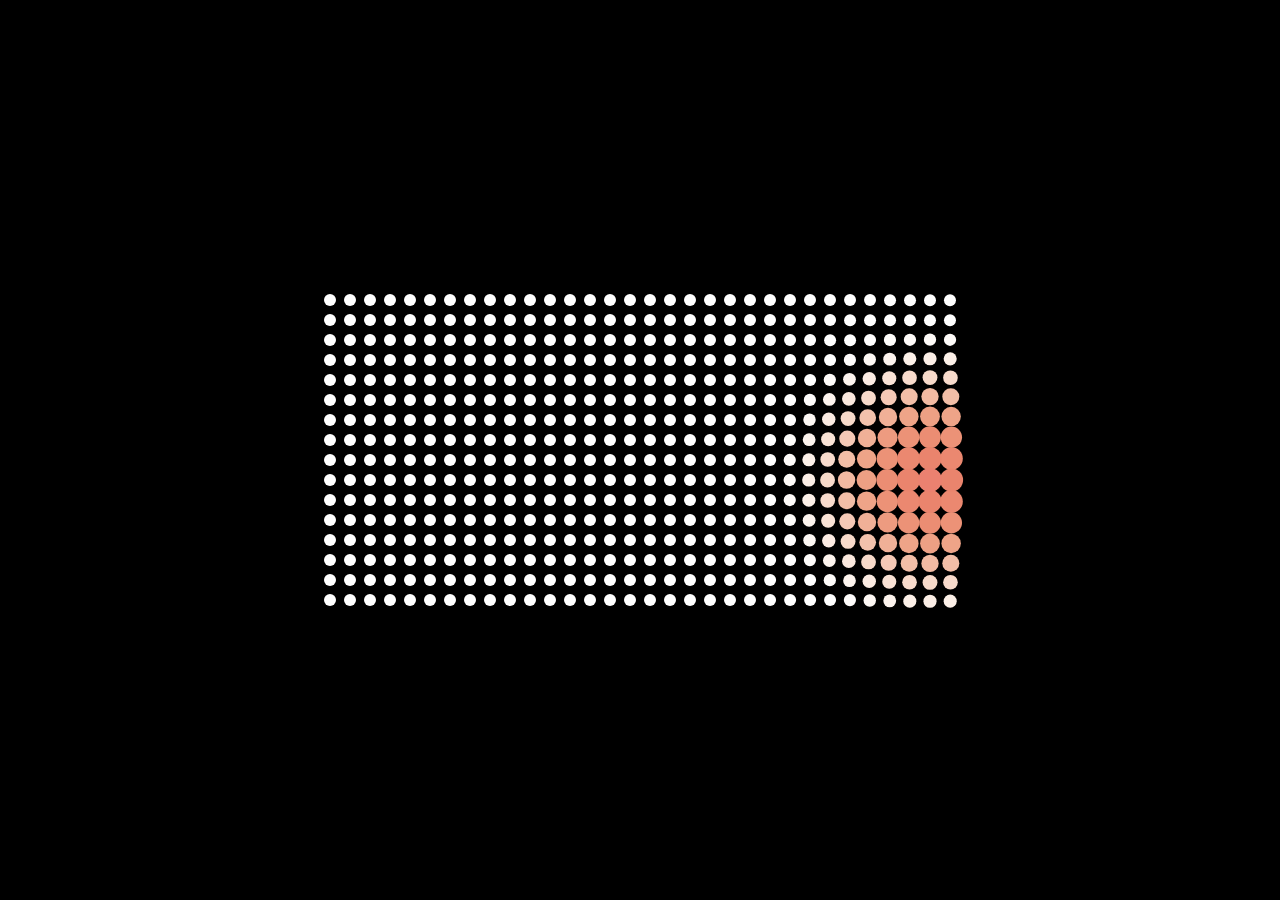
<file: libs/anime-master/documentation/examples/advanced-staggering-2.html>
<!DOCTYPE html>
<html>
<head>
  <title>advanced staggering • anime.js</title>
  <meta charset="utf-8">
  <meta name="viewport" content="width=device-width, initial-scale=1, maximum-scale=1">
  <meta property="og:title" content="anime.js">
  <meta property="og:url" content="https://animejs.com">
  <meta property="og:description" content="Javascript Animation Engine">
  <meta property="og:image" content="https://animejs.com/documentation/assets/img/icons/og.png">
  <meta name="twitter:card" content="summary">
  <meta name="twitter:title" content="anime.js">
  <meta name="twitter:site" content="@juliangarnier">
  <meta name="twitter:description" content="Javascript Animation Engine">
  <meta name="twitter:image" content="https://animejs.com/documentation/assets/img/icons/twitter.png">
  <link rel="apple-touch-icon-precomposed" href="../assets/img/social-media-image.png">
  <link rel="icon" type="image/png" href="../assets/img/favicon.png" >
  <link href="../assets/css/animejs.css" rel="stylesheet">
  <link href="../assets/css/documentation.css" rel="stylesheet">
  <style>

    :root {
      font-size: 20px;
    }

    body {
      display: flex;
      flex-wrap: wrap;
      justify-content: center;
      align-items: center;
      height: 100vh;
      background-color: #000;
    }

    .stagger-visualizer {
      display: flex;
      flex-wrap: wrap;
      justify-content: center;
      align-items: center;
      position: relative;
      width: 32rem;
      height: 16rem;
    }

    .dots-wrapper {
      position: absolute;
      display: flex;
      flex-wrap: wrap;
      justify-content: center;
      align-items: center;
      width: 100%;
      height: 100%;
    }

    .stagger-visualizer .dot {
      position: relative;
      width: calc(1rem - 8px);
      height: calc(1rem - 8px);
      margin: 4px;
      border-radius: 50%;
      background-color: currentColor;
    }

  </style>
</head>
<body>

  <div class="stagger-visualizer">
    <div class="dots-wrapper"></div>
  </div>

</body>
<script type="module">

  import anime from '../../src/index.js';

  var advancedStaggeringAnimation = (function() {

    var staggerVisualizerEl = document.querySelector('.stagger-visualizer');
    var dotsWrapperEl = staggerVisualizerEl.querySelector('.dots-wrapper');
    var dotsFragment = document.createDocumentFragment();
    var grid = [32, 16];
    var cellSize = 1;
    var numberOfElements = grid[0] * grid[1];
    var animation;
    var paused = true;

    for (var i = 0; i < numberOfElements; i++) {
      var dotEl = document.createElement('div');
      dotEl.classList.add('dot');
      dotsFragment.appendChild(dotEl);
    }

    dotsWrapperEl.appendChild(dotsFragment);

    var index = anime.random(0, numberOfElements-1);
    var nextIndex = 0;

    function play() {

      paused = false;
      if (animation) animation.pause();

      nextIndex = anime.random(0, numberOfElements-1);

      var saturation = 75;

      var colorStart = anime.random(0, 256);
      var colorEnd = anime.random(0, 256);
      var colorRangeValue = [colorStart, colorEnd];
      var luminosityStart = anime.random(60, 80);
      var luminosityEnd = anime.random(20, 40);
      var luminosityRangeValue = [luminosityStart, luminosityEnd];

      function staggeredGridColors(el, i, total) {
        var hue = Math.round(anime.stagger(colorRangeValue, {grid: grid, from: index})(el, i, total));
        var luminosity = Math.round(anime.stagger(luminosityRangeValue, {grid: grid, from: index})(el, i, total));
        return 'hsl(' + hue + ', ' + saturation + '%, ' + luminosity + '%)';
      }

      animation = anime({
        targets: '.stagger-visualizer .dot',
        keyframes: [
          {
            zIndex: function(el, i, total) {
              return Math.round(anime.stagger([numberOfElements, 0], {grid: grid, from: index})(el, i, total));
            },
            translateX: anime.stagger('-.001rem', {grid: grid, from: index, axis: 'x'}),
            translateY: anime.stagger('-.001rem', {grid: grid, from: index, axis: 'y'}),
            duration: 200
          }, {
            translateX: anime.stagger('.075rem', {grid: grid, from: index, axis: 'x'}),
            translateY: anime.stagger('.075rem', {grid: grid, from: index, axis: 'y'}),
            scale: anime.stagger([2, .2], {grid: grid, from: index}),
            backgroundColor: staggeredGridColors,
            duration: 450
          }, {
            translateX: 0,
            translateY: 0,
            scale: 1,
            duration: 500,
          }
        ],
        delay: anime.stagger(60, {grid: grid, from: index}),
        easing: 'easeInOutQuad',
        complete: play
      }, 30)

      index = nextIndex;

    }

    play();

  })();

</script>
</html>
</file>
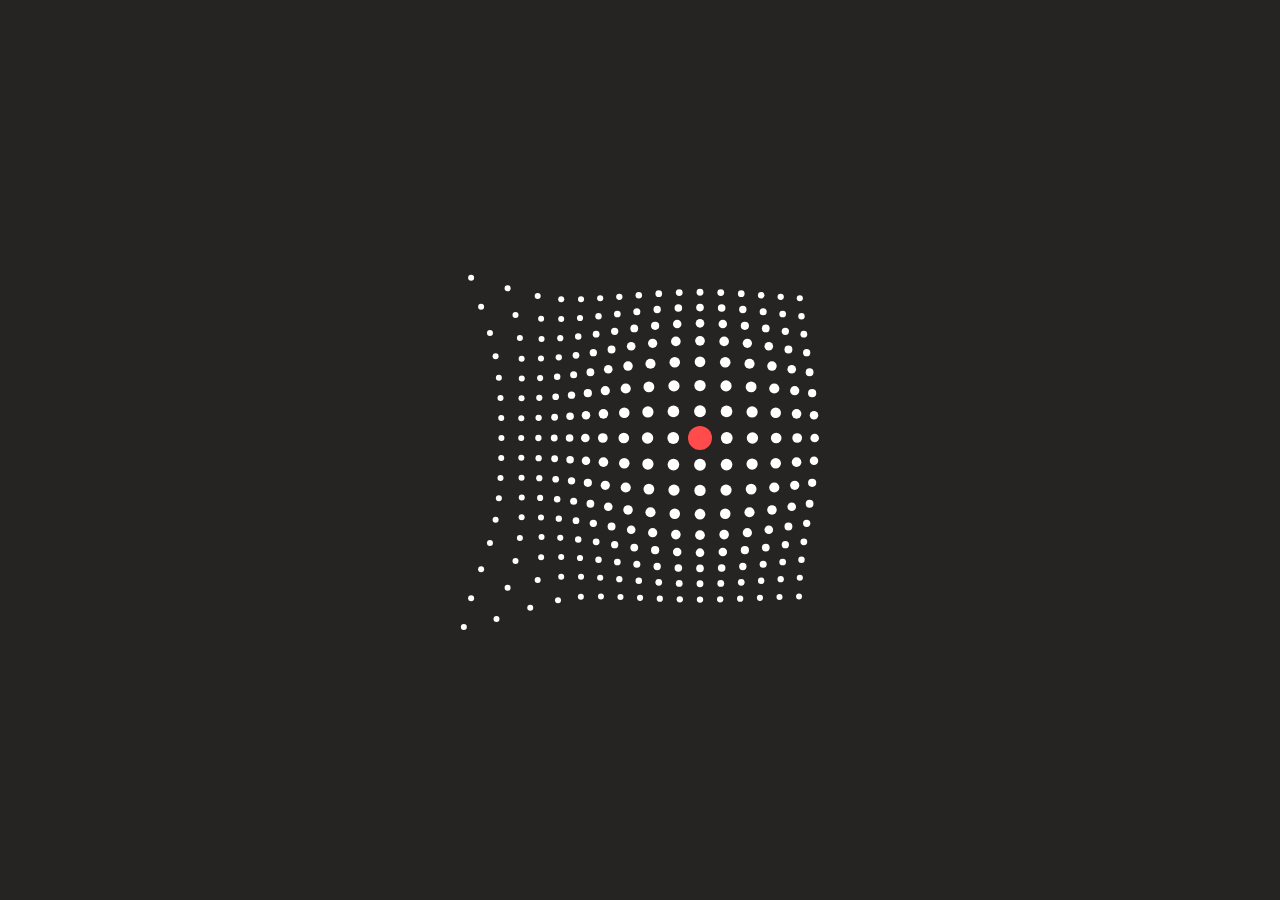
<file: libs/anime-master/documentation/examples/advanced-staggering.html>
<!DOCTYPE html>
<html>
<head>
  <title>advanced staggering • anime.js</title>
  <meta charset="utf-8">
  <meta name="viewport" content="width=device-width, initial-scale=1, maximum-scale=1">
  <meta property="og:title" content="anime.js">
  <meta property="og:url" content="https://animejs.com">
  <meta property="og:description" content="Javascript Animation Engine">
  <meta property="og:image" content="https://animejs.com/documentation/assets/img/icons/og.png">
  <meta name="twitter:card" content="summary">
  <meta name="twitter:title" content="anime.js">
  <meta name="twitter:site" content="@juliangarnier">
  <meta name="twitter:description" content="Javascript Animation Engine">
  <meta name="twitter:image" content="https://animejs.com/documentation/assets/img/icons/twitter.png">
  <link rel="apple-touch-icon-precomposed" href="../assets/img/social-media-image.png">
  <link rel="icon" type="image/png" href="../assets/img/favicon.png" >
  <link href="../assets/css/animejs.css" rel="stylesheet">
  <link href="../assets/css/documentation.css" rel="stylesheet">
  <style>

    :root {
      font-size: 24px;
    }

    body {
      display: flex;
      flex-wrap: wrap;
      justify-content: center;
      align-items: center;
      height: 100vh;
    }

    .stagger-visualizer {
      position: relative;
      display: flex;
      flex-wrap: wrap;
      justify-content: center;
      align-items: center;
      width: 16rem;
      height: 16rem;
    }

    .stagger-visualizer .dot {
      position: relative;
      width: .25rem;
      height: .25rem;
      margin: .375rem;
      background-color: currentColor;
      border-radius: 50%;
    }

    .stagger-visualizer .cursor {
      position: absolute;
      z-index: 1;
      top: 0;
      left: 0;
      width: 1rem;
      height: 1rem;
      background-color: currentColor;
      border-radius: 50%;
    }

  </style>
</head>
<body>

  <div class="stagger-visualizer">
    <div class="cursor color-red"></div>
  </div>

</body>
<script type="module">

  import anime from '../../src/index.js';

  const staggerVisualizerEl = document.querySelector('.stagger-visualizer');
  const fragment = document.createDocumentFragment();
  const numberOfElements = 16*16;
  var animation;

  for (let i = 0; i < numberOfElements; i++) {
    const dotEl = document.createElement('div');
    dotEl.classList.add('dot');
    fragment.appendChild(dotEl);
  }

  staggerVisualizerEl.appendChild(fragment);

  let index = anime.random(0, numberOfElements);
  let nextIndex = 0;

  function animateGrid() {

    if (animation) animation.pause();

    nextIndex = anime.random(0, numberOfElements);

    anime.set('.cursor', {
      translateX: anime.stagger('-1rem', {grid: [16, 16], from: index, axis: 'x'}),
      translateY: anime.stagger('-1rem', {grid: [16, 16], from: index, axis: 'y'})
    });

    animation = anime.timeline({
      easing: 'easeInOutQuad',
      complete: animateGrid
    })
    .add({
      targets: '.cursor',
      keyframes: [
        { scale: .625 }, 
        { scale: 1.125 },
        { scale: 1 }
      ],
      duration: 600
    })
    .add({
      targets: '.dot',
      keyframes: [
        {
          translateX: anime.stagger('-.175rem', {grid: [16, 16], from: index, axis: 'x'}),
          translateY: anime.stagger('-.175rem', {grid: [16, 16], from: index, axis: 'y'}),
          duration: 200
        }, {
          translateX: anime.stagger('.125rem', {grid: [16, 16], from: index, axis: 'x'}),
          translateY: anime.stagger('.125rem', {grid: [16, 16], from: index, axis: 'y'}),
          scale: 2,
          duration: 500
        }, {
          translateX: 0,
          translateY: 0,
          scale: 1,
          duration: 600,
        }
      ],
      delay: anime.stagger(50, {grid: [16, 16], from: index})
    }, '-=600')
    .add({
      targets: '.cursor',
      translateX: { value: anime.stagger('-1rem', {grid: [16, 16], from: nextIndex, axis: 'x'}), duration: anime.random(400, 1200) },
      translateY: { value: anime.stagger('-1rem', {grid: [16, 16], from: nextIndex, axis: 'y'}), duration: anime.random(400, 1200) },
      easing: 'easeOutSine'
    }, '-=1100')

    index = nextIndex;

  }

  animateGrid();

</script>
</html>
</file>
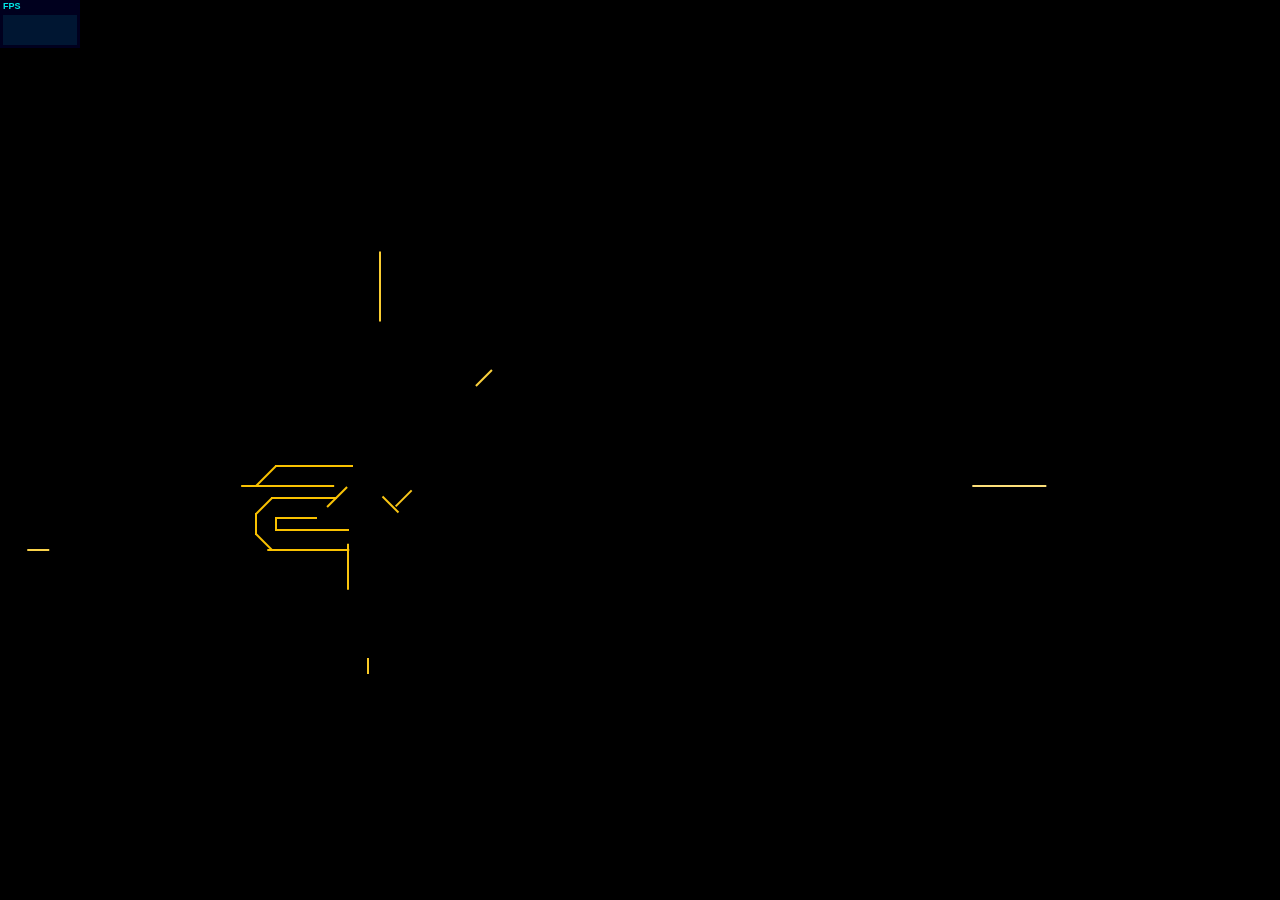
<file: libs/anime-master/documentation/examples/animejs-mgs-logo-animation.html>
<!DOCTYPE html>
<html>
<head>
  <title>Anime MGS logo animation | anime.js</title>
  <meta charset="utf-8">
  <meta name="viewport" content="width=device-width, initial-scale=1, maximum-scale=1">
  <meta property="og:title" content="anime.js">
  <meta property="og:url" content="https://animejs.com">
  <meta property="og:description" content="Javascript Animation Engine">
  <meta property="og:image" content="https://animejs.com/documentation/assets/img/icons/og.png">
  <meta name="twitter:card" content="summary">
  <meta name="twitter:title" content="anime.js">
  <meta name="twitter:site" content="@juliangarnier">
  <meta name="twitter:description" content="Javascript Animation Engine">
  <meta name="twitter:image" content="https://animejs.com/documentation/assets/img/icons/twitter.png">
  <link rel="apple-touch-icon-precomposed" href="../assets/img/social-media-image.png">
  <link rel="icon" type="image/png" href="../assets/img/favicon.png">
  <link href="../assets/css/animejs.css" rel="stylesheet">
  <link href="../assets/css/documentation.css" rel="stylesheet">
  <script src="../../lib/anime.min.js"></script>
  <!-- <script src="../assets/js/anime/anime.2.2.0.js"></script> -->
  <style>

    html,
    body {
      background-color: black;
    }

    section {
      position: absolute;
      width: 100%;
      height: 100%;
      display: flex;
      justify-content: center;
    }

    .mgs-logo { margin: auto; }
    .vert { transform-origin: center bottom; }
    .hori { transform-origin: 0% 50%; }
    .diag-left { transform-origin: 100% 100%; }
    .diag-right { transform-origin: 100% 0%; }

    .stripes path,
    .text-fills path,
    .katakana path,
    .line {
      opacity: 0
    }

  </style>
</head>
<body>
  <section>
    <svg class="mgs-logo" width="100%" height="448" viewBox="0 0 1024 448">
      <g class="stripes" transform="translate(321.000000, 160.000000)" fill="#FFF">
        <path d="M8,20 L12,16 L92,16 L88,20 L8,20 L8,20 L8,20 L8,20 Z" class="stripe stripe-left"></path>
        <path d="M4,24 L0,28 L80,28 L84,24 L4,24 L4,24 L4,24 L4,24 Z" class="stripe stripe-left"></path>
        <path d="M16,12 L20,8 L100,8 L96,12 L16,12 L16,12 L16,12 L16,12 Z" class="stripe stripe-left"></path>
        <path d="M24,4 L28,0 L108,7.10542736e-15 L104,4 L24,4 L24,4 L24,4 L24,4 Z" class="stripe stripe-left"></path>
      </g>
      <g class="stripes" transform="translate(592.000000, 160.000000)" fill="#FFF">
        <path d="M8,20 L12,16 L92,16 L88,20 L8,20 L8,20 L8,20 L8,20 Z" class="stripe stripe-right"></path>
        <path d="M4,24 L0,28 L80,28 L84,24 L4,24 L4,24 L4,24 L4,24 Z" class="stripe stripe-right"></path>
        <path d="M16,12 L20,8 L100,8 L96,12 L16,12 L16,12 L16,12 L16,12 Z" class="stripe stripe-right"></path>
        <path d="M24,4 L28,0 L108,7.10542736e-15 L104,4 L24,4 L24,4 L24,4 L24,4 Z" class="stripe stripe-right"></path>
      </g>
      <g class="katakana" transform="translate(202.000000, 128.000000)" fill="#FFF">
        <path d="M55,33 L56,32 L136,32 L135,33 L55,33 Z" data-d="M0,92 L60,32 L140,32 L80,92 L0,92 Z"></path>
        <path d="M28,28 L29,28 L1,0 L0,0 L28,28 Z" data-d="M32,28 L230,28 L202,0 L4,0 L32,28 Z"></path>
        <path d="M232,28 L204,0 L205,0 L233,28 L232,28 Z" data-d="M236,28 L208,0 L388,0 L416,28 L236,28 Z"></path>
        <path d="M169,92 L197,64 L199,64 L171,92 L169,92 Z" data-d="M173,92 L201,64 L381,64 L353,92 L173,92 Z"></path>
        <path d="M435,92 L355,92 L356,91 L436,91 L435,92 Z" data-d="M439,92 L359,92 L387,64 L467,64 L439,92 Z"></path>
        <path d="M497,28 L498,28 L470,0 L469,0 L497,28 Z" data-d="M422,28 L502,28 L474,0 L394,0 L422,28 Z"></path>
        <path d="M476,65 L556,65 L555,64 L475,64 L476,65 Z" data-d="M507,92 L587,92 L559,64 L479,64 L507,92 Z"></path>
        <path d="M554,59 L553,60 L473,60 L474,59 L554,59 Z" data-d="M617,0 L557,60 L477,60 L537,0 L617,0 Z"></path>
      </g>
      <g class="text-fills" transform="translate(128.000000, 240.000000)" fill="#FFF">
        <path d="M0,48 L0,68 L16,84 L96,84 L112,68 L112,16 L96,0 L20,0 L0,20 L92,20 L92,64 L20,64 L20,52 L60,52 L80,32 L16,32 L0,48 Z" id="a"></path>
        <path d="M216,84 L236,84 L236,16 L220,0 L140,0 L124,16 L124,84 L144,84 L144,20 L216,20 L216,84 L216,84 Z" id="n"></path>
        <path d="M248,0 L268,0 L268,84 L248,84 L248,0 Z" id="i"></path>
        <path d="M300,20 L300,84 L280,84 L280,16 L296,0 L408,0 L424,16 L424,84 L404,84 L404,20 L362,20 L362,84 L342,84 L342,20 L300,20 Z" id="m"></path>
        <path d="M548,36 L548,16 L532,2.55795385e-13 L452,2.4158453e-13 L436,16 L436,68 L452,84 L528,84 L548,64 L456,64 L456,20 L528,20 L528,32 L488,32 L468,52 L532,52 L548,36 L548,36 Z" id="e"></path>
        <path d="M562,64 L582,84 L626,84 L642,68 L642,0 L622,0 L622,64 L562,64 Z" id="j"></path>
        <path d="M674,20 L766,20 L746,0 L670,0 L654,16 L654,36 L670,52 L746,52 L746,64 L654,64 L674,84 L750,84 L766,68 L766,48 L750,32 L674,32 L674,20 Z" id="s"></path>
      </g>
      <g stroke="#FFF" stroke-width="2" fill="none" fill-rule="evenodd">
        <path d="M148,292 L148,304" class="line vert" stroke-linecap="square"></path>
        <path d="M128,288 L128,308" class="line vert" stroke-linecap="square"></path>
        <path d="M148,240 L128,260" class="line diag-right"></path>
        <path d="M128,308 L144,324" class="line diag-left"></path>
        <path d="M144,272 L128,288" class="line diag-right"></path>
        <path d="M148,240 L224,240" class="line hori" stroke-linecap="square"></path>
        <path d="M144,272 L208,272" class="line hori" stroke-linecap="square"></path>
        <path d="M148,292 L188,292" class="line hori" stroke-linecap="square"></path>
        <path d="M148,304 L220,304" class="line hori" stroke-linecap="square"></path>
        <path d="M144,324 L224,324" class="line hori" stroke-linecap="square"></path>
        <path d="M129,260 L220,260" class="line hori" stroke-linecap="square"></path>
        <path d="M208,272 L188,292" class="line diag-right"></path>
        <path d="M220,260 L220,304" class="line vert" stroke-linecap="square"></path>
        <path d="M224,240 L240,256" class="line diag-left"></path>
        <path d="M240,308 L224,324" class="line diag-right"></path>
        <path d="M240,256 L240,308" class="line vert" stroke-linecap="square"></path>
        <path d="M252,256 L252,324" class="line vert" stroke-linecap="square"></path>
        <path d="M268,240 L252,256" class="line diag-right"></path>
        <path d="M252,324 L272,324" class="line hori" stroke-linecap="square"></path>
        <path d="M272,260 L272,324" class="line vert" stroke-linecap="square"></path>
        <path d="M268,240 L348,240" class="line hori" stroke-linecap="square"></path>
        <path d="M272,260 L344,260" class="line hori" stroke-linecap="square"></path>
        <path d="M344,260 L344,324" class="line vert" stroke-linecap="square"></path>
        <path d="M348,240 L364,256" class="line diag-left"></path>
        <path d="M344,324 L364,324" class="line hori" stroke-linecap="square"></path>
        <path d="M364,256 L364,324" class="line vert" stroke-linecap="square"></path>
        <path d="M376,240 L376,324" class="line vert" stroke-linecap="square"></path>
        <path d="M376,324 L396,324" class="line hori" stroke-linecap="square"></path>
        <path d="M376,240 L396,240" class="line hori" stroke-linecap="square"></path>
        <path d="M396,240 L396,324" class="line vert" stroke-linecap="square"></path>
        <path d="M408,256 L408,324" class="line vert" stroke-linecap="square"></path>
        <path d="M424,240 L408,256" class="line diag-right"></path>
        <path d="M408,324 L428,324" class="line hori" stroke-linecap="square"></path>
        <path d="M428,261 L428,323" class="line vert" stroke-linecap="square"></path>
        <path d="M424,240 L536,240" class="line hori" stroke-linecap="square"></path>
        <path d="M428,260 L470,260" class="line hori" stroke-linecap="square"></path>
        <path d="M470,261 L470,323" class="line vert" stroke-linecap="square"></path>
        <path d="M470,324 L490,324" class="line hori" stroke-linecap="square"></path>
        <path d="M490,261 L490,323" class="line vert" stroke-linecap="square"></path>
        <path d="M490,260 L532,260" class="line hori" stroke-linecap="square"></path>
        <path d="M532,261 L532,323" class="line vert" stroke-linecap="square"></path>
        <path d="M536,240 L552,256" class="line diag-left"></path>
        <path d="M532,324 L552,324" class="line hori" stroke-linecap="square"></path>
        <path d="M552,256 L552,324" class="line vert" stroke-linecap="square"></path>
        <path d="M564,256 L564,308" class="line vert" stroke-linecap="square"></path>
        <path d="M564,308 L580,324" class="line diag-left"></path>
        <path d="M580,240 L564,256" class="line diag-right"></path>
        <path d="M584,260 L584,304" class="line vert" stroke-linecap="square"></path>
        <path d="M616,272 L596,292" class="line diag-right"></path>
        <path d="M580,240 L660,240" class="line hori" stroke-linecap="square"></path>
        <path d="M584,260 L656,260" class="line hori" stroke-linecap="square"></path>
        <path d="M580,324 L656,324" class="line hori" stroke-linecap="square"></path>
        <path d="M596,292 L660,292" class="line hori" stroke-linecap="square"></path>
        <path d="M616,272 L656,272" class="line hori" stroke-linecap="square"></path>
        <path d="M656,260 L656,272" class="line vert" stroke-linecap="square"></path>
        <path d="M660,240 L676,256" class="line diag-left"></path>
        <path d="M676,304 L656,324" class="line diag-right"></path>
        <path d="M676,276 L660,292" class="line diag-right"></path>
        <path d="M584,304 L676,304" class="line hori" stroke-linecap="square"></path>
        <path d="M676,256 L676,276" class="line vert" stroke-linecap="square"></path>
        <path d="M690,304 L710,324" class="line diag-left"></path>
        <path d="M690,304 L750,304" class="line hori" stroke-linecap="square"></path>
        <path d="M710,324 L754,324" class="line hori" stroke-linecap="square"></path>
        <path d="M750,240 L750,304" class="line vert" stroke-linecap="square"></path>
        <path d="M770,308 L754,324" class="line diag-right"></path>
        <path d="M750,240 L770,240" class="line hori" stroke-linecap="square"></path>
        <path d="M770,240 L770,308" class="line vert" stroke-linecap="square"></path>
        <path d="M782,256 L782,276" class="line vert" stroke-linecap="square"></path>
        <path d="M782,276 L798,292" class="line diag-left"></path>
        <path d="M782,304 L802,324" class="line diag-left"></path>
        <path d="M798,240 L782,256" class="line diag-right"></path>
        <path d="M802,260 L802,272" class="line vert" stroke-linecap="square"></path>
        <path d="M798,240 L874,240" class="line hori" stroke-linecap="square"></path>
        <path d="M802,272 L878,272" class="line hori" stroke-linecap="square"></path>
        <path d="M802,324 L878,324" class="line hori" stroke-linecap="square"></path>
        <path d="M798,292 L874,292" class="line hori" stroke-linecap="square"></path>
        <path d="M782,304 L874,304" class="line hori" stroke-linecap="square"></path>
        <path d="M874,292 L874,304" class="line vert" stroke-linecap="square"></path>
        <path d="M878,272 L894,288" class="line diag-left"></path>
        <path d="M874,240 L894,260" class="line diag-left"></path>
        <path d="M894,308 L878,324" class="line diag-right"></path>
        <path d="M802,260 L894,260" class="line hori" stroke-linecap="square"></path>
        <path d="M894,288 L894,308" class="line vert" stroke-linecap="square"></path>
      </g>
    </svg>
  </section>
  <script>

  var logoAnimation = anime.timeline({
    direction: 'alternate',
    loop: true
  });

  logoAnimation
  .add({
      targets: '.stripes path',
      translateX: [-1000, 0],
      opacity: {
        value: 1,
        duration: 100
      },
      fill: '#F9C100',
      delay: (el, i) => 2200 + (i * 75),
      duration: 400,
      easing: 'easeOutExpo',
    }, 0)
  .add({
      targets: '.katakana path',
      d: (el) => el.getAttribute('data-d'),
      opacity: {
        value: [0, 1],
        duration: 100
      },
      fill: '#F9C100',
      delay: (el, i) => 2400 + (i * 120),
      duration: 1200,
      easing: 'easeOutCirc',
    }, 0)
    .add({
      targets: '.text-fills path',
      opacity: [0, 1],
      fill: '#F9C100',
      easing: 'easeOutExpo',
      duration: 200,
      delay: (t, i) => 3300 + (anime.random(0, 450)),
    }, 0)
    .add({
      targets: '.line',
      translateX: (target) => {
        let x = 1200;
        let translate;
        if (target.classList.contains('hori')) translate = anime.random(0, 1) ? x : -x;
        if (target.classList.contains('diag-right') || target.classList.contains('diag-left')) translate =  x / 3;
        return [translate, 0];
      },
      translateY: (target) => {
        let y = 1200;
        let translate;
        if (target.classList.contains('vert')) translate = anime.random(0, 1) ? y : -y;
        if (target.classList.contains('diag-right')) translate =  -y / 3;
        if (target.classList.contains('diag-left')) translate =  y / 3;
        return [translate, 0];
      },
      stroke: '#F9C100',
      opacity: {
        value: [0, 1],
        duration: 100,
      },
      delay: (t, i) => (i * 25),
      duration: 500,
      easing: 'easeOutSine',
    }, 0);

  </script>
  <script src="../assets/js/vendors/stats.min.js"></script>
</body>
</html>
</file>
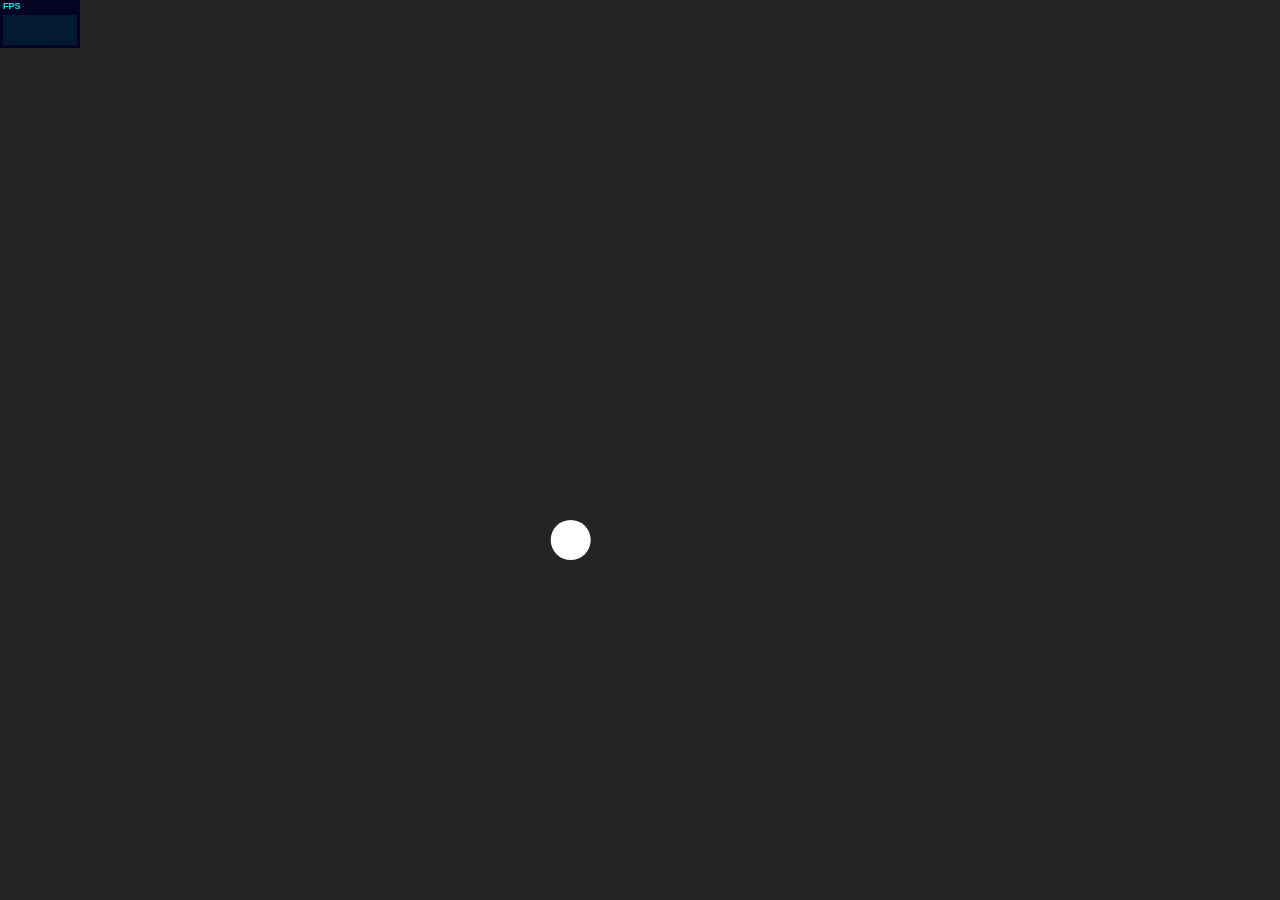
<file: libs/anime-master/documentation/examples/animejs-v2-logo-animation.html>
<!DOCTYPE html>
<html>
<head>
  <title>Anime logo animation | anime.js</title>
  <meta charset="utf-8">
  <meta name="viewport" content="width=device-width, initial-scale=1, maximum-scale=1">
  <meta property="og:title" content="anime.js">
  <meta property="og:url" content="https://animejs.com">
  <meta property="og:description" content="Javascript Animation Engine">
  <meta property="og:image" content="https://animejs.com/documentation/assets/img/icons/og.png">
  <meta name="twitter:card" content="summary">
  <meta name="twitter:title" content="anime.js">
  <meta name="twitter:site" content="@juliangarnier">
  <meta name="twitter:description" content="Javascript Animation Engine">
  <meta name="twitter:image" content="https://animejs.com/documentation/assets/img/icons/twitter.png">
  <link rel="apple-touch-icon-precomposed" href="../assets/img/social-media-image.png">
  <link rel="icon" type="image/png" href="../assets/img/favicon.png">
  <link href="../assets/css/animejs.css" rel="stylesheet">
  <link href="../assets/css/documentation.css" rel="stylesheet">
  <script src="../../lib/anime.min.js"></script>
  <!-- <script src="../assets/js/anime/anime.2.2.0.js"></script> -->
  <style>
    body {
      opacity: 0;
      display: flex;
      flex-direction: column;
      justify-content: center;
    }
    body.ready {
      opacity: 1;
    }
    .logo-animation {
      display: flex;
      align-items: center;
      justify-content: center;
      width: 100%;
      margin-top: -40px;
    }
    .letters {
      position: relative;
      display: flex;
      width: 682px;
      height: 162px;
    }
    .letter {
      position: relative;
      width: 162px;
      height: 162px;
    }
    .letter:not(:first-child) {
      margin-left: -42px;
    }
    .letter-i {
      z-index: 1;
      width: 82px;
      transform-origin: 100% 50%;
    }
    .dot {
      position: absolute;
      width: 42px;
      height: 42px;
      transform: scale(0);
    }
    .dot-i {
      top: 0;
      left: 240px;
    }
    .dot-e {
      bottom: 0;
      right: 0;
    }
    .logo-icon {
      display: flex;
      position: absolute;
      left: 230px;
      top: -10px;
      width: 222px;
      height: 62px;
    }
    .icon {
      width: 62px;
      height: 62px;
      opacity: 0;
    }
    .icon-text {
      position: absolute;
      top: 60px;
      left: 60px;
      width: 160px;
      height: 62px;
    }
    .icon-text path,
    .icon-text polygon {
      opacity: 0;
    }
  </style>
</head>
<body>
  <div class="logo-animation">
    <div class="letters">
      <div class="letter letter-a">
        <svg viewBox="0 0 162 162">
          <g fill="none" fill-rule="evenodd" stroke="#5E89FB">
            <path class="fill in" stroke-width="40" d="M101 141H81a60 60 0 1 1 0-120c33.14 0 59 26.86 60 60v80"/>
            <path class="fill out" stroke-width="40" d="M141 161V81c-1-33.14-26.86-60-60-60a60 60 0 1 0 0 120h20"/>
            <path class="line out" stroke-width="2" d="M121 161V81.33C120.18 58.59 102.7 41 81 41a40 40 0 1 0 0 80h20v40H81A80 80 0 1 1 81 1c43.8 0 78.66 35.27 80 79.7V161h-40z"/>
          </g>
        </svg>
      </div>
      <div class="letter letter-n">
        <svg viewBox="0 0 162 162">
          <g fill="none" fill-rule="evenodd" stroke="#FB155A">
            <path class="fill in" stroke-width="40" d="M21 161V1"/>
            <path class="fill out" stroke-width="40" d="M21 1v160"/>
            <path class="fill in" stroke-width="40" d="M21 161V81c1-33.14 26.86-60 60-60a60 60 0 0 1 60 60v80"/>
            <path class="fill out" stroke-width="40" d="M141 161V81a60 60 0 0 0-60-60c-33.14 0-59 26.86-60 60v80"/>
            <path class="line out" stroke-width="2" d="M41 161V1H1v160h40z"/>
            <path class="line out" stroke-width="2" d="M1 161V80.4C2.35 36.27 37.2 1 81 1a80 80 0 0 1 80 80v80h-40V81a40 40 0 0 0-40-40c-21.7 0-39.18 17.59-40 40.33V161H1z"/>
          </g>
        </svg>
      </div>
      <div class="letter letter-i">
        <svg viewBox="0 0 82 162">
          <g fill="none" fill-rule="evenodd" stroke="#18FF92">
            <path class="fill in" stroke-width="40" d="M21 61v20a60 60 0 0 0 60 60"/>
            <path class="fill out" stroke-width="40" d="M81 141a60 60 0 0 1-60-60V61"/>
            <path class="line out" stroke-width="2" d="M81 121a40 40 0 0 1-40-40V61H1v20a80 80 0 0 0 80 80v-40z"/>
          </g>
        </svg>
      </div>
      <div class="letter letter-m-1">
        <svg viewBox="0 0 162 162">
          <g fill="none" fill-rule="evenodd" stroke="#5E89FB">
            <path class="fill in" stroke-width="40" d="M21 161V1"/>
            <path class="fill out" stroke-width="40" d="M21 1v160"/>
            <path class="fill in" stroke-width="40" d="M21 161V81c1-33.14 26.86-60 60-60a60 60 0 0 1 60 60v80"/>
            <path class="fill out" stroke-width="40" d="M141 161V81a60 60 0 0 0-60-60c-33.14 0-59 26.86-60 60v80"/>
            <path class="line out" stroke-width="2" d="M41 161V1H1v160h40z"/>
            <path class="line out" stroke-width="2" d="M1 161V80.4C2.35 36.27 37.2 1 81 1a80 80 0 0 1 80 80v80h-40V81a40 40 0 0 0-40-40c-21.7 0-39.18 17.59-40 40.33V161H1z"/>
          </g>
        </svg>
      </div>
      <div class="letter letter-m-2">
        <svg viewBox="0 0 162 162">
          <g fill="none" fill-rule="evenodd" stroke="#FB155A">
            <path class="fill in" stroke-width="40" d="M21 161V81c1-33.14 26.86-60 60-60a60 60 0 0 1 60 60v80"/>
            <path class="fill out" stroke-width="40" d="M141 161V81a60 60 0 0 0-60-60c-33.14 0-59 26.86-60 60v80"/>
            <path class="line out" stroke-width="2" d="M1 161V80.4C2.35 36.27 37.2 1 81 1a80 80 0 0 1 80 80v80h-40V81a40 40 0 0 0-40-40c-21.7 0-39.18 17.59-40 40.33V161H1z"/>
          </g>
        </svg>
      </div>
      <div class="letter letter-e">
        <svg viewBox="0 0 162 162">
          <g fill="none" fill-rule="evenodd" stroke="#18FF92">
            <path class="fill in" stroke-width="40" d="M81 101h60V81c-1-33.14-26.86-60-60-60a60 60 0 1 0 0 120"/>
            <path class="fill out" stroke-width="40" d="M81 141a60 60 0 1 1 0-120c33.14 0 59 26.86 60 60v20H81"/>
            <path class="line out" stroke-width="2" d="M81 81v40h80V80.7C159.66 36.27 124.8 1 81 1a80 80 0 1 0 0 160v-40a40 40 0 1 1 0-80c21.6 0 39.01 17.42 39.99 40H81z"/>
          </g>
        </svg>
      </div>
      <div class="logo-icon">
        <div class="icon">
          <svg viewBox="0 0 62 62">
            <g fill="none" fill-rule="evenodd" stroke-width="2" transform="translate(1 1)">
              <path class="icon-curve" stroke="#FF1554" d="M0 16a80.88 80.88 0 0 1 44 44"/>
              <path class="icon-line" stroke="#5E89FB" d="M4 0h54a2 2 0 0 1 2 2.01V58A2 2 0 0 1 58 60H2a2 2 0 0 1-2-2.01V2A2 2 0 0 1 2 0h2z"/>
              <rect width="40" height="40" x="10" y="10" stroke="#18FF92" rx="20"/>
            </g>
          </svg>
        </div>
        <div class="icon-text">
          <svg viewBox="0 0 160 62">
            <g fill="#FBF3FB" fill-rule="evenodd">
              <path d="M27.33 18h1.73l10.15 25.7h-1.69l-3.24-8.24H21.97l-3.28 8.24H17L27.33 18zm6.45 16.1l-5.51-14.55h-.07l-5.73 14.54h11.3z"/>
              <polygon points="51.334 18 53.314 18 69.55 41.58 69.622 41.58 69.622 18 71.206 18 71.206 43.704 69.334 43.704 52.99 19.944 52.918 19.944 52.918 43.704 51.334 43.704"/>
              <polygon points="86.027 18 87.611 18 87.611 43.704 86.027 43.704"/>
              <polygon points="102.433 18 104.701 18 114.745 41.94 114.817 41.94 124.753 18 127.021 18 127.021 43.704 125.437 43.704 125.437 19.944 125.365 19.944 115.573 43.704 113.989 43.704 104.089 19.944 104.017 19.944 104.017 43.704 102.433 43.704"/>
              <polygon points="141.843 18 159.123 18 159.123 19.368 143.427 19.368 143.427 29.664 158.187 29.664 158.187 31.032 143.427 31.032 143.427 42.336 159.303 42.336 159.303 43.704 141.843 43.704"/>
            </g>
          </svg>
        </div>
      </div>
      <div class="dot dot-i">
        <svg viewBox="0 0 42 42">
          <g fill="none" fill-rule="evenodd">
            <rect width="40" height="40" x="1" y="1" fill="#17F28C" rx="20"/>
          </g>
        </svg>
      </div>
      <div class="dot dot-e">
        <svg viewBox="0 0 42 42">
          <g fill="none" fill-rule="evenodd">
            <rect width="40" height="40" x="1" y="1" fill="#FFFFFF" rx="20"/>
          </g>
        </svg>
      </div>
    </div>
  </div>
  <script>

    var logoAnimation = (function() {

      var logoEl = document.querySelector('.logo-animation');
      var pathEls = document.querySelectorAll('.logo-animation path:not(.icon-curve)');
      var innerWidth = window.innerWidth;
      var maxWidth = 740;
      var logoScale = innerWidth <= maxWidth ? innerWidth / maxWidth : 1;
      var logoTimeline = anime.timeline({ autoplay: false, direction: 'alternate', loop: true });

      logoEl.style.transform = 'translateY(50px) scale('+logoScale+')';

      for (var i = 0; i < pathEls.length; i++) {
        var el = pathEls[i];
        el.setAttribute('stroke-dashoffset', anime.setDashoffset(el));
      }

      logoTimeline
        .add({
          targets: '.dot-e',
          translateX: [
            { value: -600, duration: 520, delay: 200, easing: 'easeInQuart' },
            { value: [-100, 0], duration: 500, delay: 1000, easing: 'easeOutQuart' }
          ],
          scale: [
            { value: [0, 1], duration: 200, easing: 'easeOutBack' },
            { value: 0, duration: 20, delay: 500, easing: 'easeInQuart' },
            { value: 1, duration: 200, delay: 1000, easing: 'easeOutQuart' },
            { value: 0, duration: 400, delay: 500, easing: 'easeInBack' }
          ]
        }, 0)
        .add({
          targets: '.dot-i',
          translateY: { value: [-200, 0], duration: 500, elasticity: 400 },
          scale: [
            { value: [0, 1], duration: 100, easing: 'easeOutQuart' },
            { value: 0, duration: 400, delay: 1400, easing: 'easeInBack' }
          ],
          delay: 1200
        }, 0)
        .add({
          targets: '.fill.in',
          strokeDashoffset: {
            value: [anime.setDashoffset, 0],
            duration: 600,
            delay: function(el, i, t) { return 700 + ( i * 100 ); },
            easing: 'easeOutQuart'
          },
          stroke: {
            value: ['#FFF', function(el) { return anime.get(el.parentNode, 'stroke') } ],
            duration: 500,
            delay: 500,
            easing: 'easeInQuad'
          },
          opacity: {
            value: 0,
            duration: 1,
            delay: function(el, i, t) { return 1900 + ( i * 80 ); },
          }
        }, 0)
        .add({
          targets: '.fill.out',
          strokeDashoffset: [
            { value: [anime.setDashoffset, anime.setDashoffset], duration: 1890 },
            {
              value: [0, anime.setDashoffset],
              duration: 800,
              delay: function(el, i) { return (i * 80); },
              easing: 'easeInQuart'
            }
          ]
        }, 0)
        .add({
          targets: '.line.out',
          strokeDashoffset: {
            value: [0, anime.setDashoffset],
            duration: 1200,
            delay: function(el, i, t) { return 2500 + ( i * 100 ); },
            easing: 'easeInQuart'
          },
          strokeWidth: {
            value: [0, 2],
            delay: function(el, i, t) { return 2000 + ( i * 100 ); },
            duration: 200,
            easing: 'linear'
          }
        }, 0)
        .add({
          targets: '.icon',
          opacity: { value: 1, duration: 10, delay: 2800, easing: 'linear' },
          translateY: { value: 60, duration: 800 },
          delay: 4200
        }, 0)
        .add({
          targets: '.icon-line',
          strokeDashoffset: [
            { value: [anime.setDashoffset, anime.setDashoffset], duration: 3000 },
            { value: 0, duration: 1200, easing: 'easeInOutQuart' }
          ],
          strokeWidth: {
            value: [8, 2],
            delay: 3000,
            duration: 800,
            easing: 'easeInQuad'
          },
          stroke: {
            value: ['#FFF', function(el) { return anime.get(el, 'stroke') } ],
            duration: 800,
            delay: 3400,
            easing: 'easeInQuad'
          }
        }, 0)
        .add({
          targets: ['.icon-text path', '.icon-text polygon'],
          translateY: [50, 0],
          opacity: { value: [0, 1], duration: 100, easing: 'linear' },
          delay: function(el, i, t) { return 4200 + ( i * 20 ); }
        }, 0)
        
      function init() {
        document.body.classList.add('ready');
        logoTimeline.play();
      }

      return {
        init: init
      }

    })();

    window.onload = function() {
      logoAnimation.init();
    }

  </script>
  <script src="../assets/js/vendors/stats.min.js"></script>
</body>
</html>
</file>
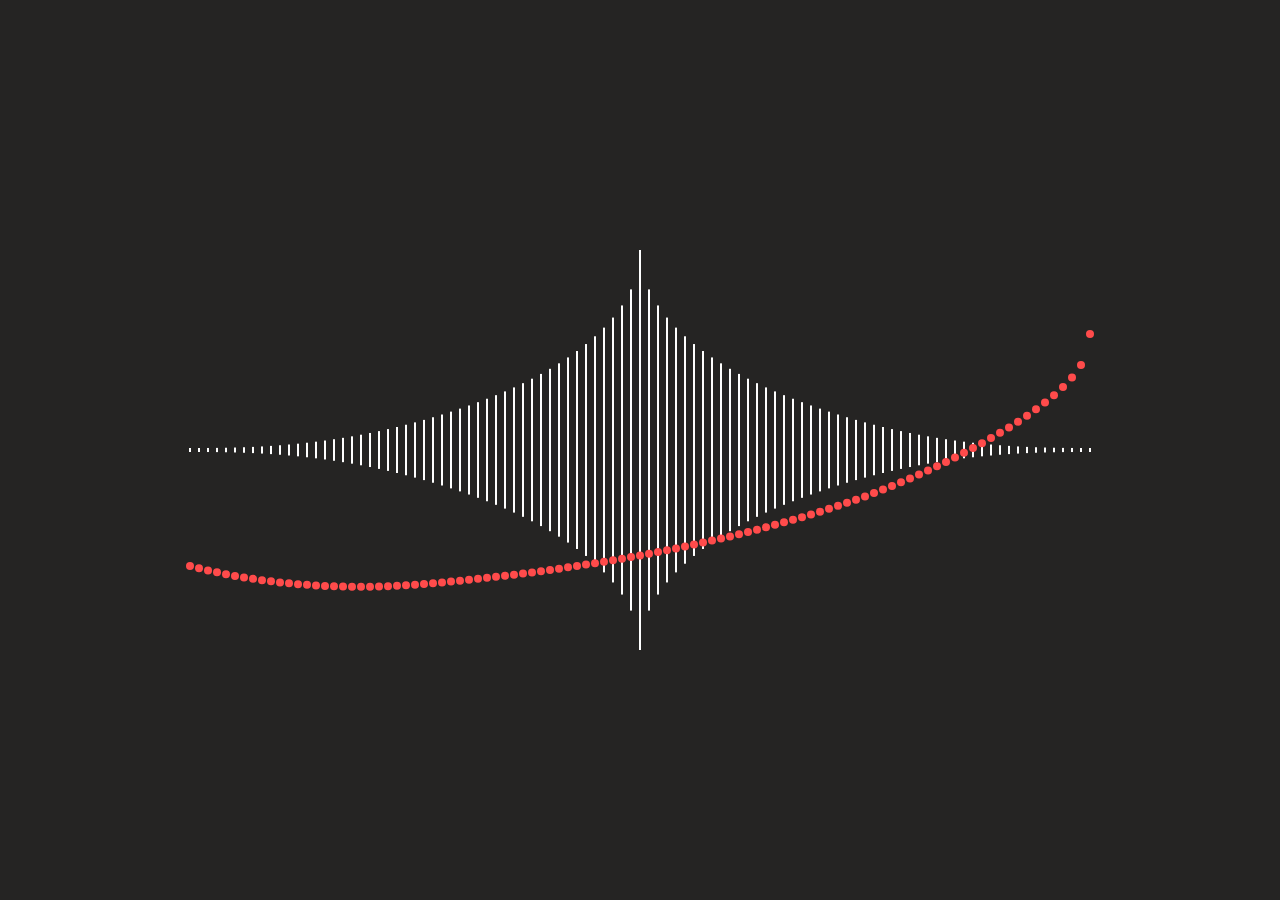
<file: libs/anime-master/documentation/examples/built-in-easings.html>
<!DOCTYPE html>
<html>
<head>
  <title>built-in easings • anime.js</title>
  <meta charset="utf-8">
  <meta name="viewport" content="width=device-width, initial-scale=1, maximum-scale=1">
  <meta property="og:title" content="anime.js">
  <meta property="og:url" content="https://animejs.com">
  <meta property="og:description" content="Javascript Animation Engine">
  <meta property="og:image" content="https://animejs.com/documentation/assets/img/icons/og.png">
  <meta name="twitter:card" content="summary">
  <meta name="twitter:title" content="anime.js">
  <meta name="twitter:site" content="@juliangarnier">
  <meta name="twitter:description" content="Javascript Animation Engine">
  <meta name="twitter:image" content="https://animejs.com/documentation/assets/img/icons/twitter.png">
  <link rel="apple-touch-icon-precomposed" href="../assets/img/social-media-image.png">
  <link rel="icon" type="image/png" href="../assets/img/favicon.png" >
  <link href="../assets/css/animejs.css" rel="stylesheet">
  <link href="../assets/css/documentation.css" rel="stylesheet">
  <style>

    :root {
      font-size: 24px;
    }

    body {
      display: flex;
      flex-wrap: wrap;
      justify-content: center;
      align-items: center;
      height: 100vh;
    }

    .easing-visualizer {
      position: relative;
      display: flex;
      align-items: center;
      justify-content: space-between;
      width: 100%;
      max-width: 908px;
      padding-bottom: 50%;
    }

    .easing-visualizer .wrapper {
      position: absolute;
      bottom: 0;
      display: flex;
      align-items: center;
      justify-content: space-between;
      width: 100%;
      height: 100%;
    }

    .easing-visualizer .bar {
      width: 2px;
      height: 4px;
      margin: 0 3px;
      background-color: currentColor;
      transform-origin: 50% 50%;
    }

    .easing-visualizer .dot {
      position: relative;
      width: 8px;
      height: 8px;
      background-color: currentColor;
      border-radius: 50%;
    }

  </style>
</head>
<body>

  <div class="easing-visualizer">
    <div class="wrapper bars-wrapper"></div>
    <div class="wrapper dots-wrapper"></div>
  </div>

</body>
<script type="module">

  import anime from '../../src/index.js';

  const easingVisualizerEl = document.querySelector('.easing-visualizer');
  const barsWrapperEl = easingVisualizerEl.querySelector('.bars-wrapper');
  const dotsWrapperEl = easingVisualizerEl.querySelector('.dots-wrapper');
  const barsFragment = document.createDocumentFragment();
  const dotsFragment = document.createDocumentFragment();
  const numberOfBars = 101;

  for (let i = 0; i < numberOfBars; i++) {
    const barEl = document.createElement('div');
    const dotEl = document.createElement('div');
    barEl.classList.add('bar');
    dotEl.classList.add('dot');
    dotEl.classList.add('color-red');
    barsFragment.appendChild(barEl);
    dotsFragment.appendChild(dotEl);
  }

  barsWrapperEl.appendChild(barsFragment);
  dotsWrapperEl.appendChild(dotsFragment);

  // anime.setValue('.easing-visualizer .dot', { translateX: anime.stagger(6) });

  function animateEasing() {

    const easings = [];
    for (let ease in anime.penner) easings.push(ease);
    easings.push('steps('+anime.random(5, 20)+')');
    easings.push('cubicBezier(0.545, 0.475, 0.145, 1)');
    const ease = easings[anime.random(0, easings.length - 1)];
    const duration = 450;

    anime.timeline({
      complete: animateEasing,
      easing: ease,
      duration: duration
    })
    .add({
      targets: '.easing-visualizer .bar',
      scaleY: anime.stagger([1, 100], {easing: ease, from: 'center', direction: 'reverse'}),
      delay: anime.stagger(14, {from: 'center'})
    })
    .add({
      targets: '.easing-visualizer .dot',
      translateY: anime.stagger(['-6rem', '6rem'], {easing: ease, from: 'last'}),
      delay: anime.stagger(10, {from: 'center'})
    }, 0);

  }

  animateEasing();

</script>
</html>
</file>
<file: libs/anime-master/documentation/assets/css/animejs.css>
@font-face {
 font-family: "Roobert";
 font-weight: 400;
 font-style: normal;
 src: url("../fonts/Roobert-Regular.woff2") format("woff2");
}

@font-face {
 font-family: "Roobert";
 font-weight: 400;
 font-style: italic;
 src: url("../fonts/Roobert-Regular.woff2") format("woff2");
}

@font-face {
 font-family: "Roobert";
 font-weight: 600;
 font-style: normal;
 src: url("../fonts/Roobert-SemiBold.woff2") format("woff2");
}

@font-face {
 font-family: "Roobert";
 font-weight: 600;
 font-style: italic;
 src: url("../fonts/Roobert-SemiBoldItalic.woff2") format("woff2");
}

@font-face {
  font-family: "InputMono";
  src: url("../fonts/InputMono-Regular.woff2") format("woff2"),
      url("../fonts/InputMono-Regular.woff") format("woff");
  font-weight: normal;
  font-style: normal;
}

@font-face {
  font-family: "InputMono";
  src: url("../fonts/InputMono-Bold.woff2") format("woff2"),
      url("../fonts/InputMono-Bold.woff") format("woff");
  font-weight: bold;
  font-style: normal;
}

@font-face {
  font-family: "InputMono";
  src: url("../fonts/InputMono-BoldItalic.woff2") format("woff2"),
      url("../fonts/InputMono-BoldItalic.woff") format("woff");
  font-weight: bold;
  font-style: italic;
}

@font-face {
  font-family: "InputMono";
  src: url("../fonts/InputMono-Italic.woff2") format("woff2"),
      url("../fonts/InputMono-Italic.woff") format("woff");
  font-weight: normal;
  font-style: italic;
}

*, *:before, *:after {
  box-sizing: border-box;
  margin: 0;
  padding: 0;
  border: 0;
  font: inherit;
  vertical-align: baseline;
}

html,
body {
  background-color: #252423;
  color: #F6F4F2;
}

body {
  font-family: Roobert, Helvetica Neue, Helvetica, Arial, sans-serif;
  font-weight: 400;
  font-feature-settings:"tnum" 1, "ss03" 1;
  -webkit-font-smoothing: antialiased;
}

h1, h2 {
  font-weight: 600;
}

input {
  font-family: Roobert, Helvetica Neue, Helvetica, Arial, sans-serif;
  font-variant-numeric: tabular-nums;
}

sup {
  vertical-align: super;
  font-size: .625em;
}

strong {
  font-weight: 600;
}

.color-white { color: #F6F4F2; } /* White */
.color-black { color: #2E2C2C; } /* Black */
.color-red, .color-targets { color: #FF4B4B; }/* red: */
.color-orange, .color-properties { color: #FF8F42; }/* orange: */
.color-lightorange, .color-prop-params { color: #FFC730; }/* lightorange: */
.color-yellow, .color-anim-params { color: #F6FF56; }/* yellow: */
.color-citrus, .color-values { color: #A4FF4F; }/* citrus: */
.color-green, .color-keyframes { color: #18FF74; }/* green: */
.color-darkgreen, .color-staggering { color: #00D672; }/* darkgreen: */
.color-turquoise, .color-tl { color: #3CFFEC; }/* turquoise: */
.color-skyblue, .color-controls { color: #61C3FF; }/* skyblue: */
.color-kingblue, .color-callbacks { color: #5A87FF; }/* kingblue: */
.color-lavender, .color-svg { color: #8453E3; }/* lavender: */
.color-purple, .color-easings { color: #C26EFF; }/* purple: */
.color-pink, .color-helpers { color: #FB89FB; }/* pink: */

.anime-mini-logo {
  width: 100px;
  height: 24px;
  transform: scaleY(.5);
}
</file>
<file: libs/anime-master/documentation/assets/css/anime-theme.css>
.hljs {
  display: block;
  color: #F6F4F2;
}

.hljs-comment,
.hljs-quote {
  color: #A2A09F;
  font-style: italic;
}

.hljs-doctag,
.hljs-keyword,
.hljs-formula {
  color: #B08CFF;
}

.hljs-section,
.hljs-name,
.hljs-selector-tag,
.hljs-deletion,
.hljs-subst {
  color: #FF7C72;
}

.hljs-literal {
  color: #1CE2B2;
}

.hljs-string,
.hljs-regexp,
.hljs-addition,
.hljs-attribute,
.hljs-attr,
.hljs-meta-string {
  color: #A6FF8F;
}

.hljs-built_in,
.hljs-class .hljs-title {
  color: #FBF38C;
}

.hljs-variable,
.hljs-template-variable,
.hljs-type,
.hljs-selector-class,
.hljs-selector-attr,
.hljs-selector-pseudo,
.hljs-number {
  color: #FF7C72;
}

.hljs-symbol,
.hljs-bullet,
.hljs-link,
.hljs-meta,
.hljs-selector-id,
.hljs-title {
  color: #61C3FF;
}

.hljs-emphasis {
  font-style: italic;
}

.hljs-strong {
  font-weight: bold;
}

.hljs-link {
  text-decoration: underline;
}
</file>
<file: libs/anime-master/documentation/assets/css/documentation.css>
html,
body,
header {
  background-color: #252423;
}

body {
  position: absolute;
  width: 100%;
  height: 100%;
  color: white;
  font-variant-numeric: tabular-nums;
  -webkit-font-smoothing: antialiased;
  overflow-x: hidden;
}

.content {
  overflow: hidden;
  opacity: 0;
  display: flex;
  flex-direction: row;
  width: 100%;
  height: 100%;
  transition: opacity 1s ease;
}

.ready .content {
  opacity: 1;
}

/* Headers */

.header {
  position: absolute;
  z-index: 1;
  top: 0;
  width: 100%;
}

.logo {
  display: flex;
  justify-content: space-between;
  opacity: .8;
  width: 100%;
  height: 20px;
  text-decoration: none;
  color: currentColor;
}

.logo:visited {
  color: currentColor;
}

.logo svg {
  width: 100%;
  height: 100%;
}

.logo:hover {
  opacity: 1;
}

.version-number {
  opacity: .6;
  color: currentColor;
}

header {
  position: sticky;
  top: 0;
  z-index: 2;
  display: flex;
  align-items: center;
  justify-content: space-between;
  width: 100%;
  height: 60px;
  padding-left: 20px;
  padding-right: 20px;
  border-bottom: 1px solid rgba(0,0,0,.65);
}

h2 {
  font-size: 16px;
  letter-spacing: 1px;
  text-transform: uppercase;
  font-weight: 200;
}

.description-header a {
  text-decoration: none;
  color: inherit;
}

.description-header a:hover {
  text-decoration: underline;
}

/* Panes */

.pane {
  position: relative;
  height: 100%;
}

/* Sidebar */

.sidebar {
  display: flex;
  flex-direction: column;
  width: 240px;
  padding-top: 60px;
  border-right: 1px solid rgba(0,0,0,.65);
}

.sidebar-info {
  display: flex;
  justify-content: space-between;
  padding: 20px;
}

.navigation {
  overflow-y: auto;
  width: 100%;
  height: 100%;
  padding: 10px 0 20px 20px;
}

.navigation ul {
  height: 30px;
  overflow-y: hidden;
  -webkit-transition:opacity .4s ease;
  transition: opacity .4s ease;
}

.navigation ul li {
  position: relative;
}

.navigation ul li:before {
  content: "";
  display: block;
  position: absolute;
  top: 4px;
  left: 2px;
  width: 1px;
  height: calc(100% - 8px);
  background-color: white;
}

.navigation ul li:first-child:before {
  display: none;
}

.navigation a {
  display: block;
  padding-left: 10px;
  color: white;
  text-decoration: none;
  font-size: 14px;
  line-height: 20px;
  letter-spacing: .5px;
  text-transform: uppercase;
}

.navigation ul li:first-child a {
  padding-left: 0;
  padding-top: 10px;
  padding-bottom: 10px;
}

.navigation ul li a,
.navigation ul li:before {
  opacity: .4;
}

.navigation ul li a {
  transition: opacity .4s ease, color .4s ease;
}

.navigation ul.active a {
  opacity: .7;
}

.navigation ul li:hover a,
.navigation ul li:hover:before {
  transition: none;
  opacity: 1;
}

.navigation ul li.active a,
.navigation ul li.active:before {
  opacity: 1;
  color: currentColor;
}

.navigation ul li.active:before {
  background-color: currentColor;
}

.navigation ul.active li:first-child a,
.navigation ul.active li:first-child a:hover {
  opacity: 1;
  color: currentColor;
}

/* Info pane */

.demo-info {
  flex-direction: column;
  font-size: 16px;
  line-height: 22px;
}

.info-output {
  overflow-x: hidden;
  overflow-y: auto;
  position: relative;
  top: 0;
  width: 100%;
  height: calc(100% - 60px);
  padding: 20px;
}

.demo-info pre {
  font-variant-ligatures: none;
  -webkit-font-variant-ligatures: none;
}

.demo-info code {
  font-family: "InputMono", "Courier New", Courier, monospace;
  font-size: 14px;
  line-height: 22px;
  white-space: pre-wrap;
}

.demo-info p {
  margin-bottom: 20px;
}

.demo-info p,
.demo-info td {
  color: #F6F4F2;
}

.demo-info i {
  font-style: italic;
}

.demo-info a {
  text-decoration: none;
  border-bottom: 1px dotted currentColor;
  word-wrap: break-word;
  overflow-wrap: break-word;
}

.demo-info a:hover {
  border-bottom: 1px solid currentColor;
}

.demo-info a[href^="http"],
.demo-info a[href^="http"]:visited {
  color: #F6F4F2;
}

.demo-info p.bubble {
  display: inline-block;
  position: relative;
  padding: 8px 12px;
}

.demo-info p.bubble.warning {
  color: #FBF38C;
}

.demo-info p.bubble.info {
  color: #61C3FF;
}

.demo-info p.bubble:after {
  content: "";
  pointer-events: none;
  color: currentColor;
  display: inline-block;
  position: absolute;
  top: 0;
  left: 0;
  right: 0;
  bottom: 0;
  background-color: currentColor;
  border-radius: 3px;
  opacity: .05;
}

.demo-info code.hljs {
  display: inline-block;
}

.demo-info pre {
  margin-bottom: 20px;
}

.demo-info pre code {
  position: relative;
  display: inline-block;
  width: 100%;
  padding: 8px 12px;
  background-color: rgba(0,0,0,.2);
  border: 1px solid rgba(0,0,0,.2);
  border-radius: 3px;
}

.demo-info p code {
  position: relative;
  padding: 0 2px;
  height: 20px;
  background-color: rgba(0,0,0,.2);
  box-shadow: inset 0 0 1px rgba(0,0,0,.4);
  border-radius: 3px;
}

.demo-info table {
  margin-bottom: 20px;
  border: 1px solid rgba(255,255,255,.15);
  border-spacing: 0;
  border-radius: 3px;
}

.demo-info td {
  vertical-align: middle;
  padding: 8px 12px;
  border-left: 1px solid rgba(255,255,255,.15);
  border-top: 1px solid rgba(255,255,255,.15);
}

.demo-info thead td {
  text-transform: uppercase;
  font-size: 16px;
  line-height: 22px;
  letter-spacing: 1px;
  color: rgba(255,255,255,.4);
  border-top: none;
}

.demo-info td:first-child {
  border-left: none;
}

.code-preview {
  width: 100%;
  padding-top: 40px;
}

.code-preview h2 {
  margin-bottom: 20px;
}

/* Demos */

.demos {
  overflow-y: scroll;
  width: calc(50% - 240px);
  min-width: 330px;
}

article {
  width: 100%;
  display: flex;
  flex-direction: column;
  flex-wrap: wrap;
  align-items: flex-start;
  justify-content: flex-start;
}

.demo {
  position: relative;
  z-index: 1;
  display: flex;
  align-items: center;
  justify-content: center;
  width: 100%;
  min-height: 200px;
  padding-top: 35px;
  border-bottom: 1px solid rgba(0,0,0,.65);
  cursor: pointer;
}

.demo-description {
  display: none;
}

.demo.controls {
  padding-top: 50px;
}

.demo.active.controls {
  cursor: default;
}

.demo:before {
  content: "";
  position: absolute;
  z-index: 0;
  top: 0;
  left: 0;
  opacity: 0;
  display: block;
  width: 100%;
  height: 100%;
  background-color: currentColor;
}

.demo.active:before {
  opacity: .05;
}

.demo-content {
  position: relative;
  display: flex;
  flex-direction: column;
  justify-content: center;
  text-align: center;
  width: 290px;
  height: 100%;
}

.demo-content.vertical {
  flex-direction: row;
}

.demo-title {
  position: absolute;
  top: 0;
  left: 20px;
  width: calc(100% - 40px);
  padding: 23px 0;
  font-size: 14px;
  letter-spacing: 2px;
  text-transform: uppercase;
  color: #F6F4F2;
  opacity: .9;
}

.active .demo-title {
  color: currentColor;
  opacity: 1;
}

.line {
  width: 100%;
  padding: 1px 0px;
}

.line.align-center {
  display: flex;
  justify-content: center;
}

.grid {
  display: flex;
  flex-wrap: wrap;
}

.controls {
  opacity: .4;
  display: flex;
  align-items: center;
  justify-content: center;
  padding-top: 20px;
  padding-bottom: 10px;
}

.controls button {
  position: relative;
  display: block;
  margin: 0 0 0 -1px;
  padding: 5px 10px;
  font-size: 14px;
  text-transform: uppercase;
  border: 1px solid currentColor;
  background-color: transparent;
  color: currentColor;
}

.controls button:focus {
  outline: none;
}

.active .controls {
  opacity: 1;
}

.active .controls button:after {
  content: '';
  opacity: 0;
  position: absolute;
  left: 0;
  top: 0;
  display: block;
  width: 100%;
  height: 100%;
  background-color: currentColor;
}

.active .controls button:hover:after {
  opacity: .2;
}

.controls button.is-active:after,
.controls button.is-active:hover:after {
  opacity: .4;
}

.controls button:first-child {
  margin-left: 0;
}

.controls input {
  margin-left: 10px;
}

.text-output {
  padding-top: 10px;
  padding-bottom: 10px;
  font-size: 16px;
  color: currentColor;
  text-align: center;
  background-color: transparent;
  border: 1px solid currentColor;
}

.log {
  width: 100%;
  height: 100%;
  background: transparent;
  color: currentColor;
  border: none;
  font-size: 16px;
  text-align: center;
}

.bottom.log {
  padding-top: 10px;
  padding-bottom: 10px;
}

.logs {
  pointer-events: none;
  display: flex;
  flex-direction: column;
  align-items: center;
  position: absolute;
  width: 100%;
  height: auto;
}

.log:focus {
  outline: none;
}

input.progress {
  cursor: ew-resize;
}

input.progress[value] {
  position: relative;
  width: 100%;
  height: 27px;
  -webkit-appearance: none;
  background-color: transparent;
  color: currentColor;
}

input.progress[value]:focus {
  outline: none;
}

input.progress[value]:after {
  content: "";
  position: absolute;
  top: 13px;
  left: 0;
  width: 100%;
  height: 1px;
  background-color: currentColor;
}

input.progress[value]::-webkit-slider-thumb {
  -webkit-appearance: none;
  background-color: currentColor;
  border-radius: 50%;
  width: 16px;
  height: 16px;
}

.square,
.circle {
  pointer-events: none;
  position: relative;
  width: 28px;
  height: 28px;
  margin: 1px;
  background-color: currentColor;
  font-size: 14px;
}

.circle {
  border-radius: 50%;
}

.square.outline,
.circle.outline {
  background-color: transparent;
  border: 1px solid currentColor;
}

.triangle {
  pointer-events: none;
  position: relative;
  width: 0;
  height: 0;
  border-style: solid;
  border-width: 0 14px 24px 14px;
  border-color: transparent transparent currentColor transparent;
}

.small {
  width: 18px;
  height: 18px;
}

.small.triangle {
  border-width: 0 10px 17px 10px;
}

.large {
  width: 48px;
  height: 48px;
}

.stretched {
  height: 2px;
}

.shadow {
  position: absolute;
  opacity: .2;
}

.label {
  position: absolute;
  opacity: 0;
  display: flex;
  flex-direction: column;
  justify-content: center;
  text-align: left;
  width: 100%;
  height: auto;
  padding-left: 38px;
  transition: opacity .5s ease;
  white-space: nowrap
}

.demo.active .label {
  opacity: .2;
}

.small.label {
  height: 18px;
  padding-left: 28px;
}

.large.label {
  height: 48px;
  padding-left: 58px;
}

.motion-path {
  position: relative;
  width: 256px;
  margin: auto;
}

.follow-path {
  position: absolute;
  top: -9px;
  left: -9px;
}

.align-center {
  align-items: center;
}

.add-states-demo .el {
  border: 1px solid rgba(0,0,0,0);
}

#cssProperties .el {
  transform: translate3d(0,0,0);
}

/* Responsive */

.sidebar,
.demo-info {
  display: none;
}

.demos {
  top: 60px;
  width: 100%;
  min-width: auto;
  height: calc(100% - 60px);
  -webkit-overflow-scrolling: touch;
}

@media (min-width: 800px) {
  .header {
    width: 239px;
  }
  .demo-info {
    display: inherit;
    width: calc(100% - 380px);
  }
  .demos {
    top: 0;
    width: 380px;
    height: 100%;
  }
  .demos::-webkit-scrollbar {
    width: 1px;
    background-color: transparent;
  }

  .demos::-webkit-scrollbar-track {
    background-color: rgba(0,0,0,.65);
  }

  .demos::-webkit-scrollbar-thumb {
    background-color: rgba(255,255,255,.3);
  }

  .demos::-webkit-scrollbar-thumb:hover {
    background-color: rgba(255,255,255,.6);
  }
}

@media (min-width: 1100px) {
  .sidebar {
    display: inherit;
  }
  .demos {
    width: calc(50% - 240px);
  }
  .demo-info {
    width: 50%;
  }
}
</file>
<file: libs/anime-master/documentation/assets/css/v4.css>
/* V4 */

body {
  transition: padding-top .5s ease-in-out;
}

body.has-banner {
  padding-top: 60px;
}

#top-banner,
#docs-header {
  transition: transform .5s ease-in-out;
}

body.has-banner #docs-header {
  transform: translateY(60px);
}

body.has-banner #top-banner {
  transform: translateY(0%);
}

#top-banner {
  display: flex;
  justify-content: center;
  align-items: center;
  position: fixed;
  z-index: 99;
  top: 0;
  left: 0;
  right: 0;
  height: 60px;
  padding-left: 60px;
  padding-right: 10px;
  font-size: 16px;
  font-weight: 600;
  background-color: #F74F4D;
  color: #FFFFFF;
  transform: translateY(-100%);
}

#top-banner p {
  margin-top: -2px;
}

#close-banner {
  position: absolute;
  z-index: 99;
  left: 10px;
  top: 10px;
  height: 40px;
  width: 40px;
  text-align: center;
  background-color: transparent;
  color: #FFF;
  cursor: pointer;
}

#banner-cta {
  display: inline-flex;
  align-items: baseline;
  height: 30px;
  padding-left: 12px;
  padding-right: 12px;
  margin-left: 16px;
  border-radius: 16px;
  white-space: pre;
  font-weight: 600;
  line-height: 30px;
  background-color: #FFF;
  color: #F74F4D;
  text-decoration: none;
  transition: transform .25s ease;
}

#banner-cta:hover {
  transform: scale(1.08);
}

@media (max-width: 640px) {
  #top-banner {
    padding-left: 40px;
    padding-right: 10px;
    font-size: 15px;
  }

  #close-banner {
    left: 0;
    height: 40px;
    width: 40px;
  }

  #banner-cta {
    margin-left: 10px;
  }

  #banner-cta span {
    display: none;
  }
}

/* Sponsors */

.sponsor-logo {
  opacity: .75;
  text-decoration: none;
  transition: opacity .25s ease;
  margin-bottom: 20px;
}

a.sponsor-logo:hover {
  text-decoration: none;
}

.sponsor-placeholder {
  opacity: .25;
}

.sponsor-logo:hover,
.sponsor-placeholder img {
  opacity: 1;
}

.sponsor-logo img {
  width: 100%;
  max-width: 92px;
  height: auto;
  margin-bottom: 10px;
}

.sponsor-name {
  display: block;
  color: #FFF;
  font-family: "InputMono", "Courier New", Courier, monospace;
  font-weight: bold;
  font-size: 11px;
  text-align: center;
  letter-spacing: -.075em;
}

.sponsors-pane {
  display: none;
}

@media (min-width: 800px) {
  .sponsors-pane {
    width: 148px;
    overflow-y: scroll;
    display: block;
    border-left: 1px solid rgba(0,0,0,.65);
  }
}

#docs-sponsors-list {
  width: 100%;
  display: flex;
  flex-direction: column;
  align-items: center;
  padding: 20px;
}

.sponsors-grid {
  opacity: 0;
  display: flex;
  justify-content: center;
  align-items: center;
  flex-direction: column;
}

#home-sponsors-list {
  flex-wrap: wrap;
  width: 100%;
  margin-top: 20px;
  margin-bottom: 20px;
  display: flex;
  flex-direction: row;
  justify-content: center;
}

#home-sponsors-list .sponsor-logo {
  margin-left: 16px;
  margin-right: 16px;
}

@media (max-width: 739px) {
  .sponsors-grid {
    justify-content: flex-start;
    align-items: flex-start;
    padding-top: 40px;
    border-top: 1px solid rgba(255,255,255,.3);
  }
  #home-sponsors-list .sponsor-logo {
    width: 33.33%;
    padding: 10px;
  }
  #home-sponsors-list .sponsor-logo img {
    max-width: 100%;
  }
}
</file>
